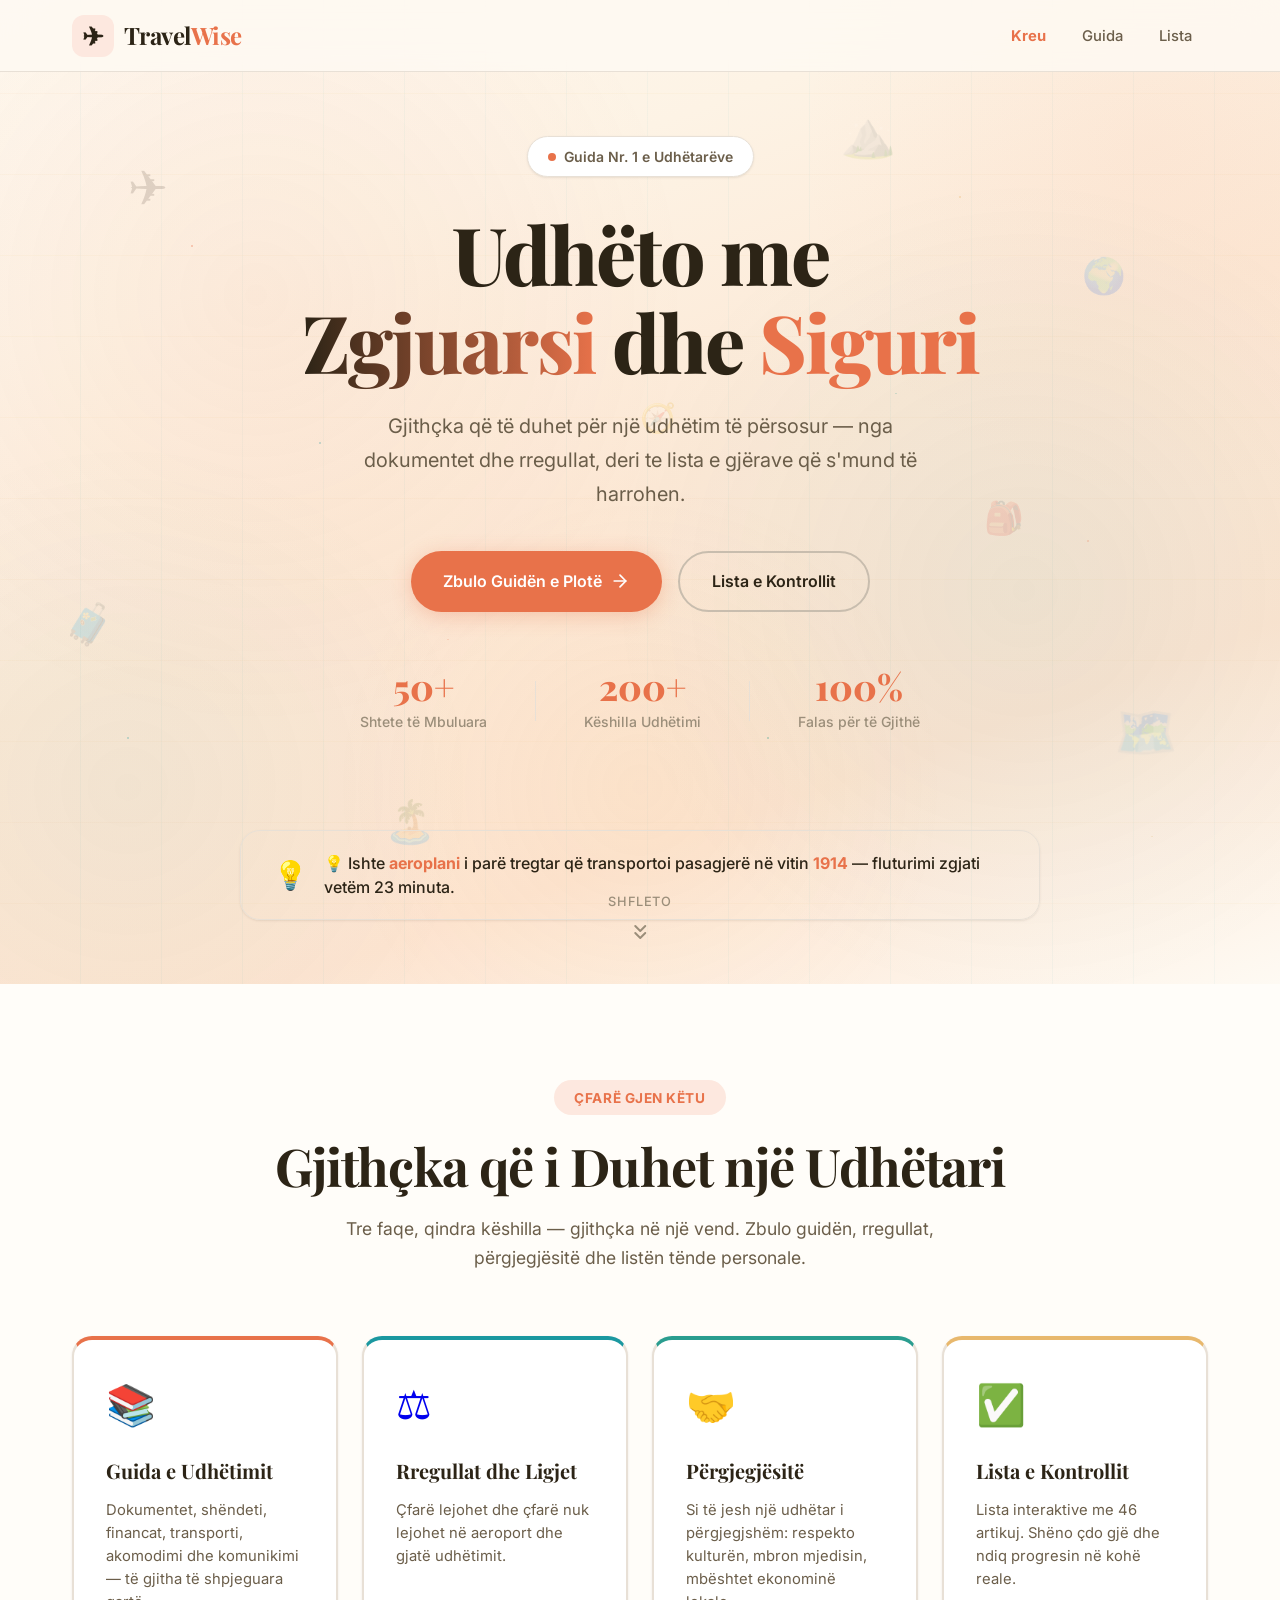
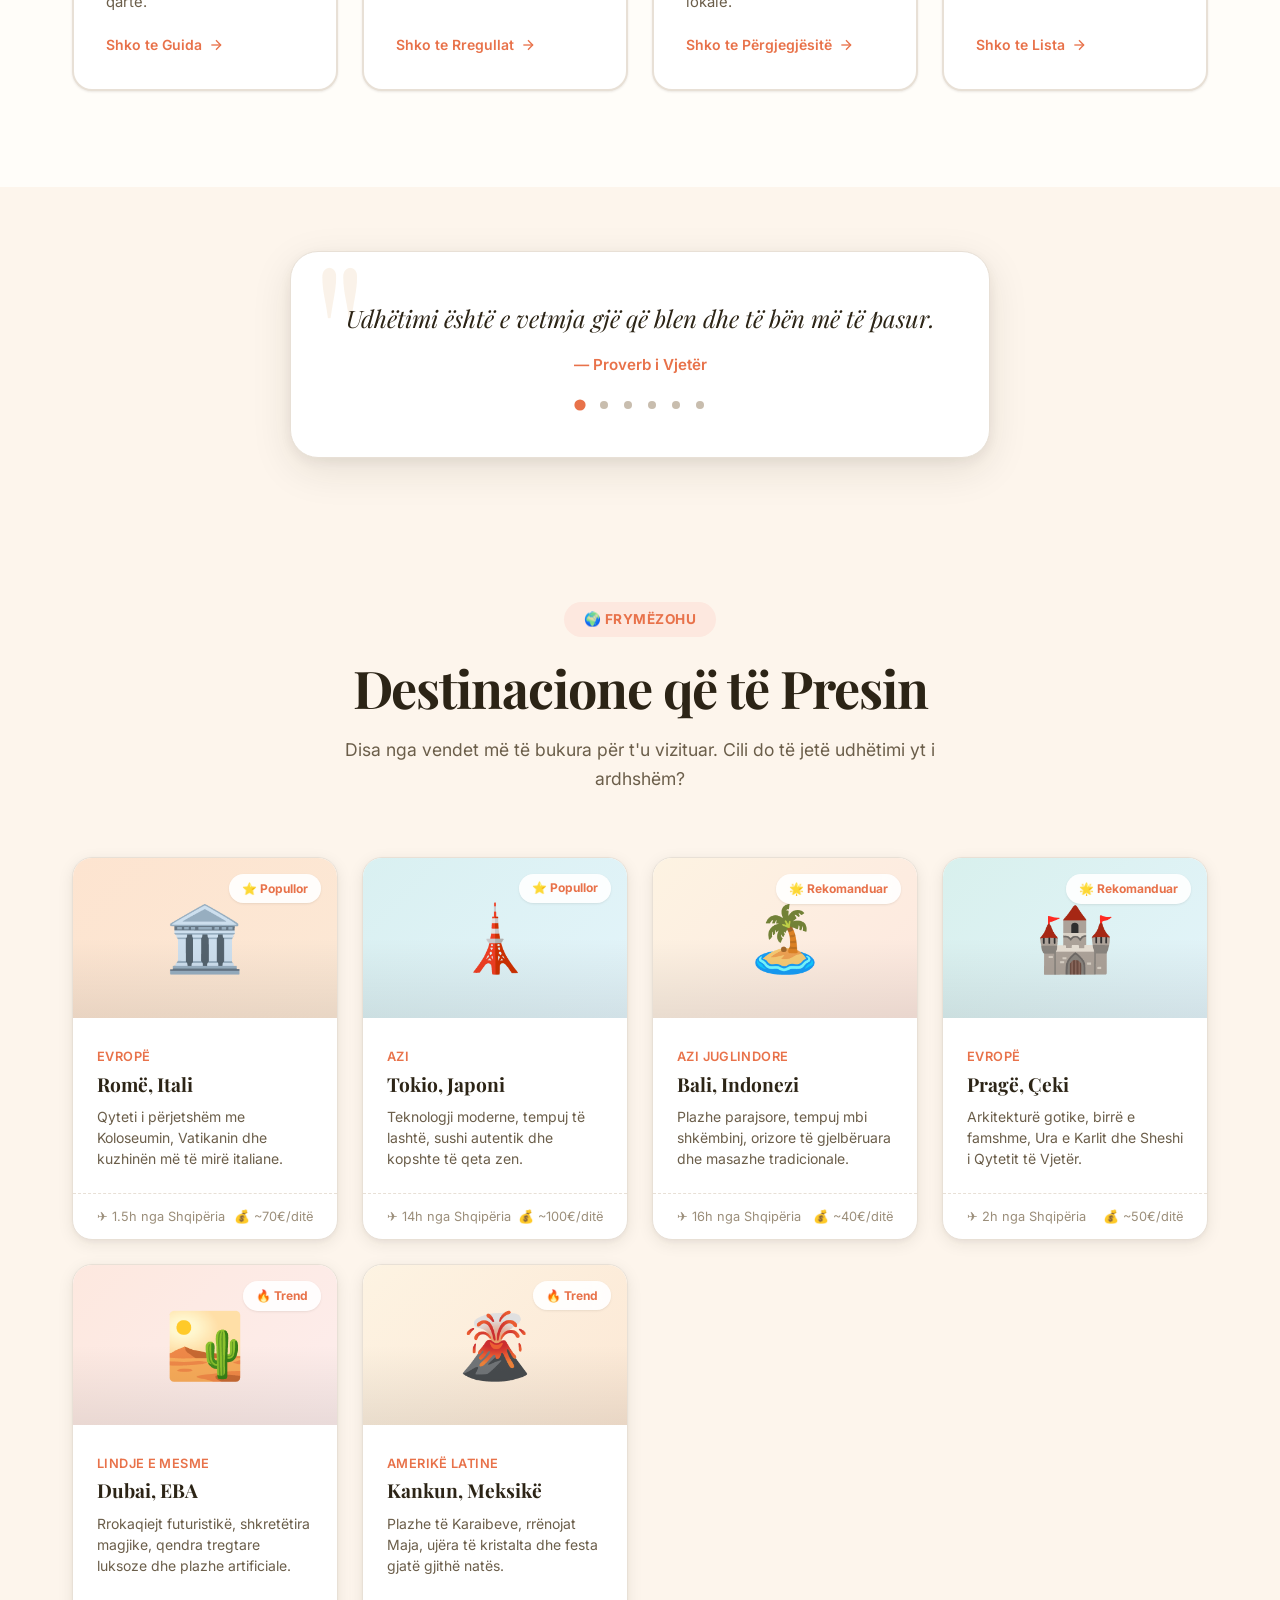
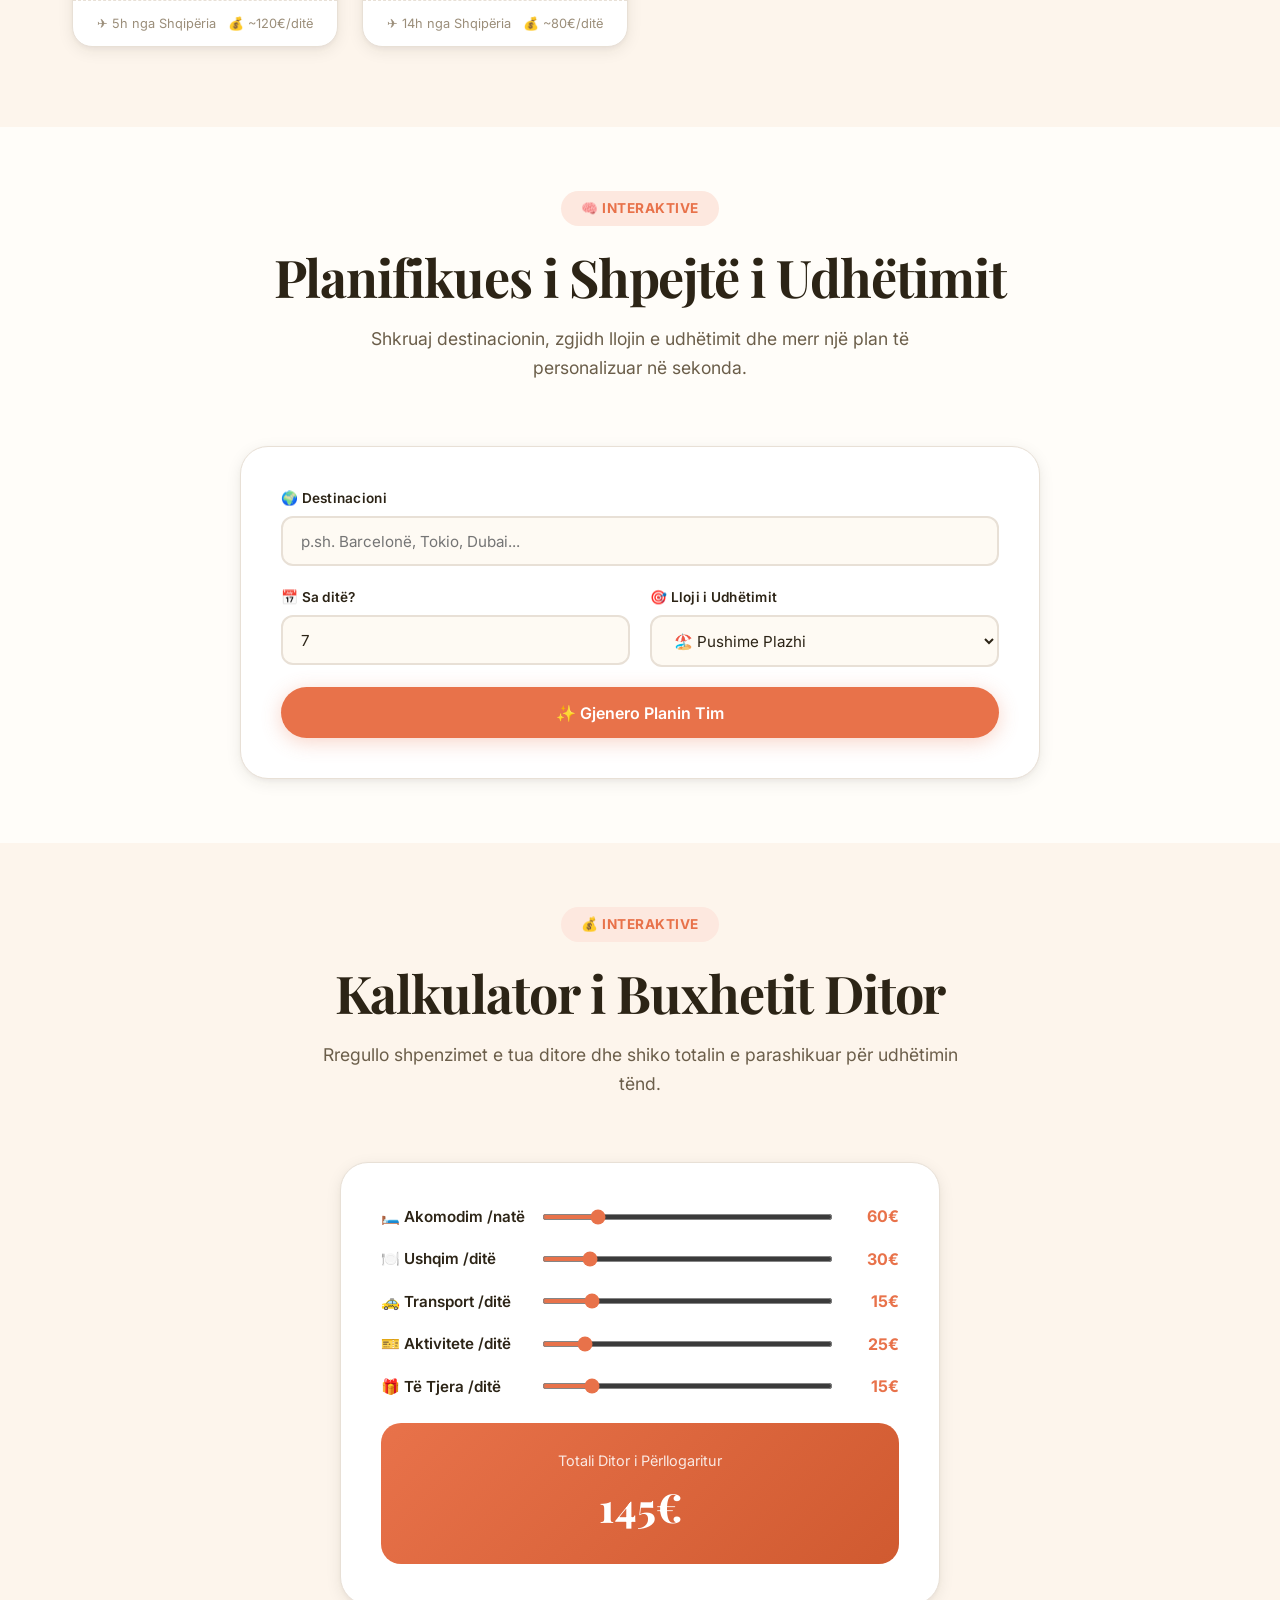
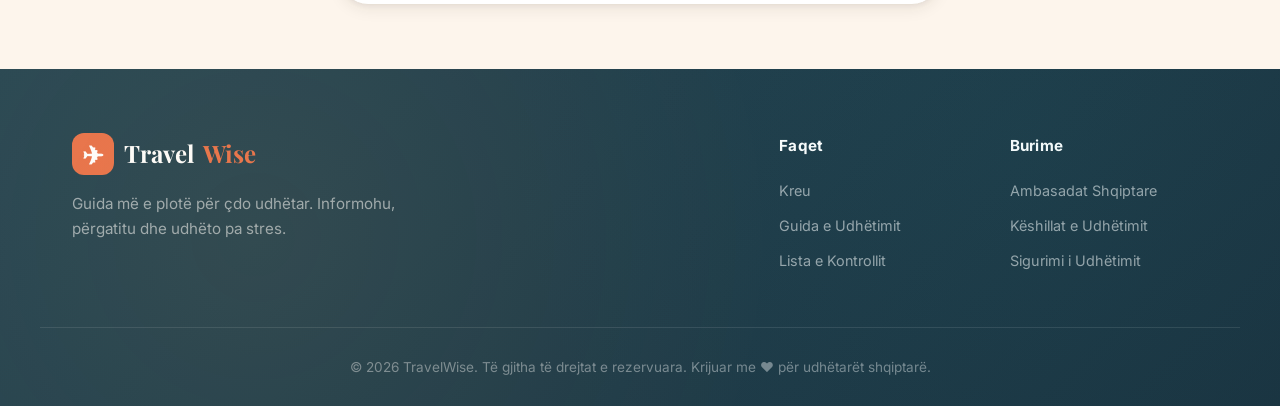
<file: index.html>
<!DOCTYPE html>
<html lang="sq">
<head>
    <meta charset="UTF-8">
    <meta name="viewport" content="width=device-width, initial-scale=1.0">
    <title>TravelWise — Udhëto me Zgjuarsi</title>
    <link rel="preconnect" href="https://fonts.googleapis.com">
    <link rel="preconnect" href="https://fonts.gstatic.com" crossorigin>
    <link href="https://fonts.googleapis.com/css2?family=Inter:wght@300;400;500;600;700;800;900&family=Playfair+Display:ital,wght@0,400;0,500;0,600;0,700;0,800;1,400;1,500&display=swap" rel="stylesheet">
    <link rel="stylesheet" href="assets/css/style.css">
</head>
<body>

    <!-- Navigimi -->
    <nav class="navbar" id="navbar">
        <div class="nav-container">
            <a href="index.html" class="nav-logo">
                <span class="logo-icon">✈</span>
                <span class="logo-text">Travel<span class="logo-accent">Wise</span></span>
            </a>
            <ul class="nav-links">
                <li><a href="index.html" class="nav-link active">Kreu</a></li>
                <li><a href="udhetimi.html" class="nav-link">Guida</a></li>
                <li><a href="lista.html" class="nav-link">Lista</a></li>
            </ul>
            <button class="nav-toggle" id="navToggle" aria-label="Menu">
                <span></span><span></span><span></span>
            </button>
        </div>
    </nav>

    <!-- ===== HERO ===== -->
    <section class="hero-section">
        <div class="floating-particles" id="floatingParticles"></div>
        <div class="hero-bg-pattern"></div>
        <div class="container hero-content">
            <div class="hero-badge">
                <span class="badge-dot"></span> Guida Nr. 1 e Udhëtarëve
            </div>
            <h1 class="hero-title">
                Udhëto me<br>
                <span class="shimmer-text">Zgjuarsi</span> dhe <span class="hero-title-accent">Siguri</span>
            </h1>
            <p class="hero-subtitle">
                Gjithçka që të duhet për një udhëtim të përsosur — 
                nga dokumentet dhe rregullat, deri te lista e gjërave që s'mund të harrohen.
            </p>
            <div class="hero-actions">
                <a href="udhetimi.html" class="btn btn-primary">
                    Zbulo Guidën e Plotë
                    <svg width="20" height="20" viewBox="0 0 24 24" fill="none" stroke="currentColor" stroke-width="2" stroke-linecap="round" stroke-linejoin="round"><line x1="5" y1="12" x2="19" y2="12"/><polyline points="12 5 19 12 12 19"/></svg>
                </a>
                <a href="lista.html" class="btn btn-outline">
                    Lista e Kontrollit
                </a>
            </div>
            <div class="hero-stats">
                <div class="stat-item">
                    <span class="stat-number">50+</span>
                    <span class="stat-label">Shtete të Mbuluara</span>
                </div>
                <div class="stat-divider"></div>
                <div class="stat-item">
                    <span class="stat-number">200+</span>
                    <span class="stat-label">Këshilla Udhëtimi</span>
                </div>
                <div class="stat-divider"></div>
                <div class="stat-item">
                    <span class="stat-number">100%</span>
                    <span class="stat-label">Falas për të Gjithë</span>
                </div>
            </div>
        </div>

        <!-- "A e dini se?" Ticker -->
        <div class="container" style="position: relative; z-index: 2; padding-bottom: 2rem;">
            <div class="did-you-know">
                <span class="dyk-icon">💡</span>
                <span class="dyk-text" id="dykText"></span>
            </div>
        </div>

        <div class="scroll-indicator">
            <span>Shfleto</span>
            <svg width="24" height="24" viewBox="0 0 24 24" fill="none" stroke="currentColor" stroke-width="2" stroke-linecap="round" stroke-linejoin="round"><polyline points="7 13 12 18 17 13"/><polyline points="7 6 12 11 17 6"/></svg>
        </div>
    </section>

    <!-- ===== PËRMBLEDHJE E SHPEJTË ===== -->
    <section class="overview-section">
        <div class="container">
            <div class="section-header">
                <span class="section-tag">Çfarë Gjen Këtu</span>
                <h2 class="section-title">Gjithçka që i Duhet një Udhëtari</h2>
                <p class="section-desc">
                    Tre faqe, qindra këshilla — gjithçka në një vend. Zbulo guidën, rregullat, përgjegjësitë dhe listën tënde personale.
                </p>
            </div>

            <div class="overview-grid">
                <a href="udhetimi.html" class="overview-card glow-on-hover tilt-card">
                    <div class="ov-icon">📚</div>
                    <h3>Guida e Udhëtimit</h3>
                    <p>Dokumentet, shëndeti, financat, transporti, akomodimi dhe komunikimi — të gjitha të shpjeguara qartë.</p>
                    <span class="ov-link">Shko te Guida <svg width="16" height="16" viewBox="0 0 24 24" fill="none" stroke="currentColor" stroke-width="2"><line x1="5" y1="12" x2="19" y2="12"/><polyline points="12 5 19 12 12 19"/></svg></span>
                </a>
                <a href="udhetimi.html#rregullat" class="overview-card glow-on-hover tilt-card">
                    <div class="ov-icon">⚖️</div>
                    <h3>Rregullat dhe Ligjet</h3>
                    <p>Çfarë lejohet dhe çfarë nuk lejohet në aeroport dhe gjatë udhëtimit.</p>
                    <span class="ov-link">Shko te Rregullat <svg width="16" height="16" viewBox="0 0 24 24" fill="none" stroke="currentColor" stroke-width="2"><line x1="5" y1="12" x2="19" y2="12"/><polyline points="12 5 19 12 12 19"/></svg></span>
                </a>
                <a href="udhetimi.html#pergjegjesite" class="overview-card glow-on-hover tilt-card">
                    <div class="ov-icon">🤝</div>
                    <h3>Përgjegjësitë</h3>
                    <p>Si të jesh një udhëtar i përgjegjshëm: respekto kulturën, mbron mjedisin, mbështet ekonominë lokale.</p>
                    <span class="ov-link">Shko te Përgjegjësitë <svg width="16" height="16" viewBox="0 0 24 24" fill="none" stroke="currentColor" stroke-width="2"><line x1="5" y1="12" x2="19" y2="12"/><polyline points="12 5 19 12 12 19"/></svg></span>
                </a>
                <a href="lista.html" class="overview-card glow-on-hover tilt-card">
                    <div class="ov-icon">✅</div>
                    <h3>Lista e Kontrollit</h3>
                    <p>Lista interaktive me 46 artikuj. Shëno çdo gjë dhe ndiq progresin në kohë reale.</p>
                    <span class="ov-link">Shko te Lista <svg width="16" height="16" viewBox="0 0 24 24" fill="none" stroke="currentColor" stroke-width="2"><line x1="5" y1="12" x2="19" y2="12"/><polyline points="12 5 19 12 12 19"/></svg></span>
                </a>
            </div>
        </div>
    </section>

    <!-- ===== CITATE UDHËTIMI ===== -->
    <section class="quotes-section">
        <div class="container">
            <div class="quote-card">
                <p class="quote-text" id="quoteText"></p>
                <p class="quote-author" id="quoteAuthor"></p>
                <div class="quote-nav" id="quoteDots">
                    <button class="quote-dot active" data-index="0"></button>
                    <button class="quote-dot" data-index="1"></button>
                    <button class="quote-dot" data-index="2"></button>
                    <button class="quote-dot" data-index="3"></button>
                    <button class="quote-dot" data-index="4"></button>
                    <button class="quote-dot" data-index="5"></button>
                </div>
            </div>
        </div>
    </section>

    <!-- ===== DESTINACIONE TË FRYMËZUARA ===== -->
    <section class="destinations-section" id="destinacione">
        <div class="container">
            <div class="section-header">
                <span class="section-tag">🌍 Frymëzohu</span>
                <h2 class="section-title">Destinacione që të Presin</h2>
                <p class="section-desc">
                    Disa nga vendet më të bukura për t'u vizituar. Cili do të jetë udhëtimi yt i ardhshëm?
                </p>
            </div>
            <div class="destinations-grid">
                <div class="dest-card">
                    <div class="dest-card-img">🏛️<span class="dest-card-badge">⭐ Popullor</span></div>
                    <div class="dest-card-body">
                        <span class="dest-region">Evropë</span>
                        <h3>Romë, Itali</h3>
                        <p>Qyteti i përjetshëm me Koloseumin, Vatikanin dhe kuzhinën më të mirë italiane.</p>
                    </div>
                    <div class="dest-card-footer">
                        <span>✈ 1.5h nga Shqipëria</span>
                        <span>💰 ~70€/ditë</span>
                    </div>
                </div>
                <div class="dest-card">
                    <div class="dest-card-img">🗼<span class="dest-card-badge">⭐ Popullor</span></div>
                    <div class="dest-card-body">
                        <span class="dest-region">Azi</span>
                        <h3>Tokio, Japoni</h3>
                        <p>Teknologji moderne, tempuj të lashtë, sushi autentik dhe kopshte të qeta zen.</p>
                    </div>
                    <div class="dest-card-footer">
                        <span>✈ 14h nga Shqipëria</span>
                        <span>💰 ~100€/ditë</span>
                    </div>
                </div>
                <div class="dest-card">
                    <div class="dest-card-img">🏝️<span class="dest-card-badge">🌟 Rekomanduar</span></div>
                    <div class="dest-card-body">
                        <span class="dest-region">Azi Juglindore</span>
                        <h3>Bali, Indonezi</h3>
                        <p>Plazhe parajsore, tempuj mbi shkëmbinj, orizore të gjelbëruara dhe masazhe tradicionale.</p>
                    </div>
                    <div class="dest-card-footer">
                        <span>✈ 16h nga Shqipëria</span>
                        <span>💰 ~40€/ditë</span>
                    </div>
                </div>
                <div class="dest-card">
                    <div class="dest-card-img">🏰<span class="dest-card-badge">🌟 Rekomanduar</span></div>
                    <div class="dest-card-body">
                        <span class="dest-region">Evropë</span>
                        <h3>Pragë, Çeki</h3>
                        <p>Arkitekturë gotike, birrë e famshme, Ura e Karlit dhe Sheshi i Qytetit të Vjetër.</p>
                    </div>
                    <div class="dest-card-footer">
                        <span>✈ 2h nga Shqipëria</span>
                        <span>💰 ~50€/ditë</span>
                    </div>
                </div>
                <div class="dest-card">
                    <div class="dest-card-img">🏜️<span class="dest-card-badge">🔥 Trend</span></div>
                    <div class="dest-card-body">
                        <span class="dest-region">Lindje e Mesme</span>
                        <h3>Dubai, EBA</h3>
                        <p>Rrokaqiejt futuristikë, shkretëtira magjike, qendra tregtare luksoze dhe plazhe artificiale.</p>
                    </div>
                    <div class="dest-card-footer">
                        <span>✈ 5h nga Shqipëria</span>
                        <span>💰 ~120€/ditë</span>
                    </div>
                </div>
                <div class="dest-card">
                    <div class="dest-card-img">🌋<span class="dest-card-badge">🔥 Trend</span></div>
                    <div class="dest-card-body">
                        <span class="dest-region">Amerikë Latine</span>
                        <h3>Kankun, Meksikë</h3>
                        <p>Plazhe të Karaibeve, rrënojat Maja, ujëra të kristalta dhe festa gjatë gjithë natës.</p>
                    </div>
                    <div class="dest-card-footer">
                        <span>✈ 14h nga Shqipëria</span>
                        <span>💰 ~80€/ditë</span>
                    </div>
                </div>
            </div>
        </div>
    </section>

    <!-- ===== PLANIFIKUES I SHPEJTË ===== -->
    <section class="planner-section" id="planner">
        <div class="container">
            <div class="section-header">
                <span class="section-tag">🧠 Interaktive</span>
                <h2 class="section-title">Planifikues i Shpejtë i Udhëtimit</h2>
                <p class="section-desc">
                    Shkruaj destinacionin, zgjidh llojin e udhëtimit dhe merr një plan të personalizuar në sekonda.
                </p>
            </div>
            <div class="planner-card">
                <form class="planner-form" id="plannerForm">
                    <div class="form-group full-width">
                        <label>🌍 Destinacioni</label>
                        <input type="text" class="form-input" id="destInput" placeholder="p.sh. Barcelonë, Tokio, Dubai..." required>
                    </div>
                    <div class="form-group">
                        <label>📅 Sa ditë?</label>
                        <input type="number" class="form-input" id="daysInput" value="7" min="1" max="90" required>
                    </div>
                    <div class="form-group">
                        <label>🎯 Lloji i Udhëtimit</label>
                        <select class="form-select" id="typeSelect">
                            <option value="plesant">🏖️ Pushime Plazhi</option>
                            <option value="aventur">🏔️ Aventurë & Natyrë</option>
                            <option value="ekonomik">💰 Ekonomik (Backpacker)</option>
                            <option value="mesatar">🏨 Mesatar (Comfort)</option>
                            <option value="luksoz">👑 Luksoz (Premium)</option>
                        </select>
                    </div>
                    <div class="form-group full-width">
                        <button type="submit" class="btn btn-primary btn-ripple" style="width: 100%; justify-content: center;">
                            ✨ Gjenero Planin Tim
                        </button>
                    </div>
                </form>
                <div class="planner-result" id="plannerResult">
                    <h4>🧳 Plani yt për <strong id="rDest"></strong></h4>
                    <div class="result-grid">
                        <div class="result-item">
                            <span class="r-value" id="rBudget">—</span>
                            <span class="r-label">Buxheti i Përllogaritur</span>
                        </div>
                        <div class="result-item">
                            <span class="r-value" id="rDays">—</span>
                            <span class="r-label">Kohëzgjatja</span>
                        </div>
                        <div class="result-item">
                            <span class="r-value" id="rVisa">—</span>
                            <span class="r-label">Viza</span>
                        </div>
                        <div class="result-item">
                            <span class="r-value" id="rClothes">—</span>
                            <span class="r-label">Veshje e Rekomanduar</span>
                        </div>
                    </div>
                </div>
            </div>
        </div>
    </section>

    <!-- ===== KALKULATOR BUXHETI ===== -->
    <section class="calculator-section" id="calculator">
        <div class="container">
            <div class="section-header">
                <span class="section-tag">💰 Interaktive</span>
                <h2 class="section-title">Kalkulator i Buxhetit Ditor</h2>
                <p class="section-desc">
                    Rregullo shpenzimet e tua ditore dhe shiko totalin e parashikuar për udhëtimin tënd.
                </p>
            </div>
            <div class="calc-card">
                <div class="calc-row">
                    <label>🛏️ Akomodim /natë</label>
                    <input type="range" class="calc-slider" min="10" max="300" value="60" step="5" data-display="calcAccom">
                    <span class="calc-value" id="calcAccom">60€</span>
                </div>
                <div class="calc-row">
                    <label>🍽️ Ushqim /ditë</label>
                    <input type="range" class="calc-slider" min="10" max="150" value="30" step="5" data-display="calcFood">
                    <span class="calc-value" id="calcFood">30€</span>
                </div>
                <div class="calc-row">
                    <label>🚕 Transport /ditë</label>
                    <input type="range" class="calc-slider" min="0" max="100" value="15" step="5" data-display="calcTrans">
                    <span class="calc-value" id="calcTrans">15€</span>
                </div>
                <div class="calc-row">
                    <label>🎫 Aktivitete /ditë</label>
                    <input type="range" class="calc-slider" min="0" max="200" value="25" step="5" data-display="calcActiv">
                    <span class="calc-value" id="calcActiv">25€</span>
                </div>
                <div class="calc-row">
                    <label>🎁 Të Tjera /ditë</label>
                    <input type="range" class="calc-slider" min="0" max="100" value="15" step="5" data-display="calcOther">
                    <span class="calc-value" id="calcOther">15€</span>
                </div>
                <div class="calc-total">
                    <span class="total-label">Totali Ditor i Përllogaritur</span>
                    <span class="total-amount" id="calcTotal">145€</span>
                </div>
            </div>
        </div>
    </section>

    <!-- ===== FOOTER ===== -->
    <footer class="site-footer">
        <div class="container footer-container">
            <div class="footer-brand">
                <a href="index.html" class="footer-logo">
                    <span class="logo-icon">✈</span>
                    Travel<span class="logo-accent">Wise</span>
                </a>
                <p>Guida më e plotë për çdo udhëtar. Informohu, përgatitu dhe udhëto pa stres.</p>
            </div>
            <div class="footer-links">
                <div class="footer-col">
                    <h4>Faqet</h4>
                    <a href="index.html">Kreu</a>
                    <a href="udhetimi.html">Guida e Udhëtimit</a>
                    <a href="lista.html">Lista e Kontrollit</a>
                </div>
                <div class="footer-col">
                    <h4>Burime</h4>
                    <a href="#" target="_blank" rel="noopener">Ambasadat Shqiptare</a>
                    <a href="#" target="_blank" rel="noopener">Këshillat e Udhëtimit</a>
                    <a href="#" target="_blank" rel="noopener">Sigurimi i Udhëtimit</a>
                </div>
            </div>
        </div>
        <div class="footer-bottom">
            <p>&copy; 2026 TravelWise. Të gjitha të drejtat e rezervuara. Krijuar me ❤️ për udhëtarët shqiptarë.</p>
        </div>
    </footer>

    <script src="assets/js/main.js"></script>
</body>
</html>
</file>
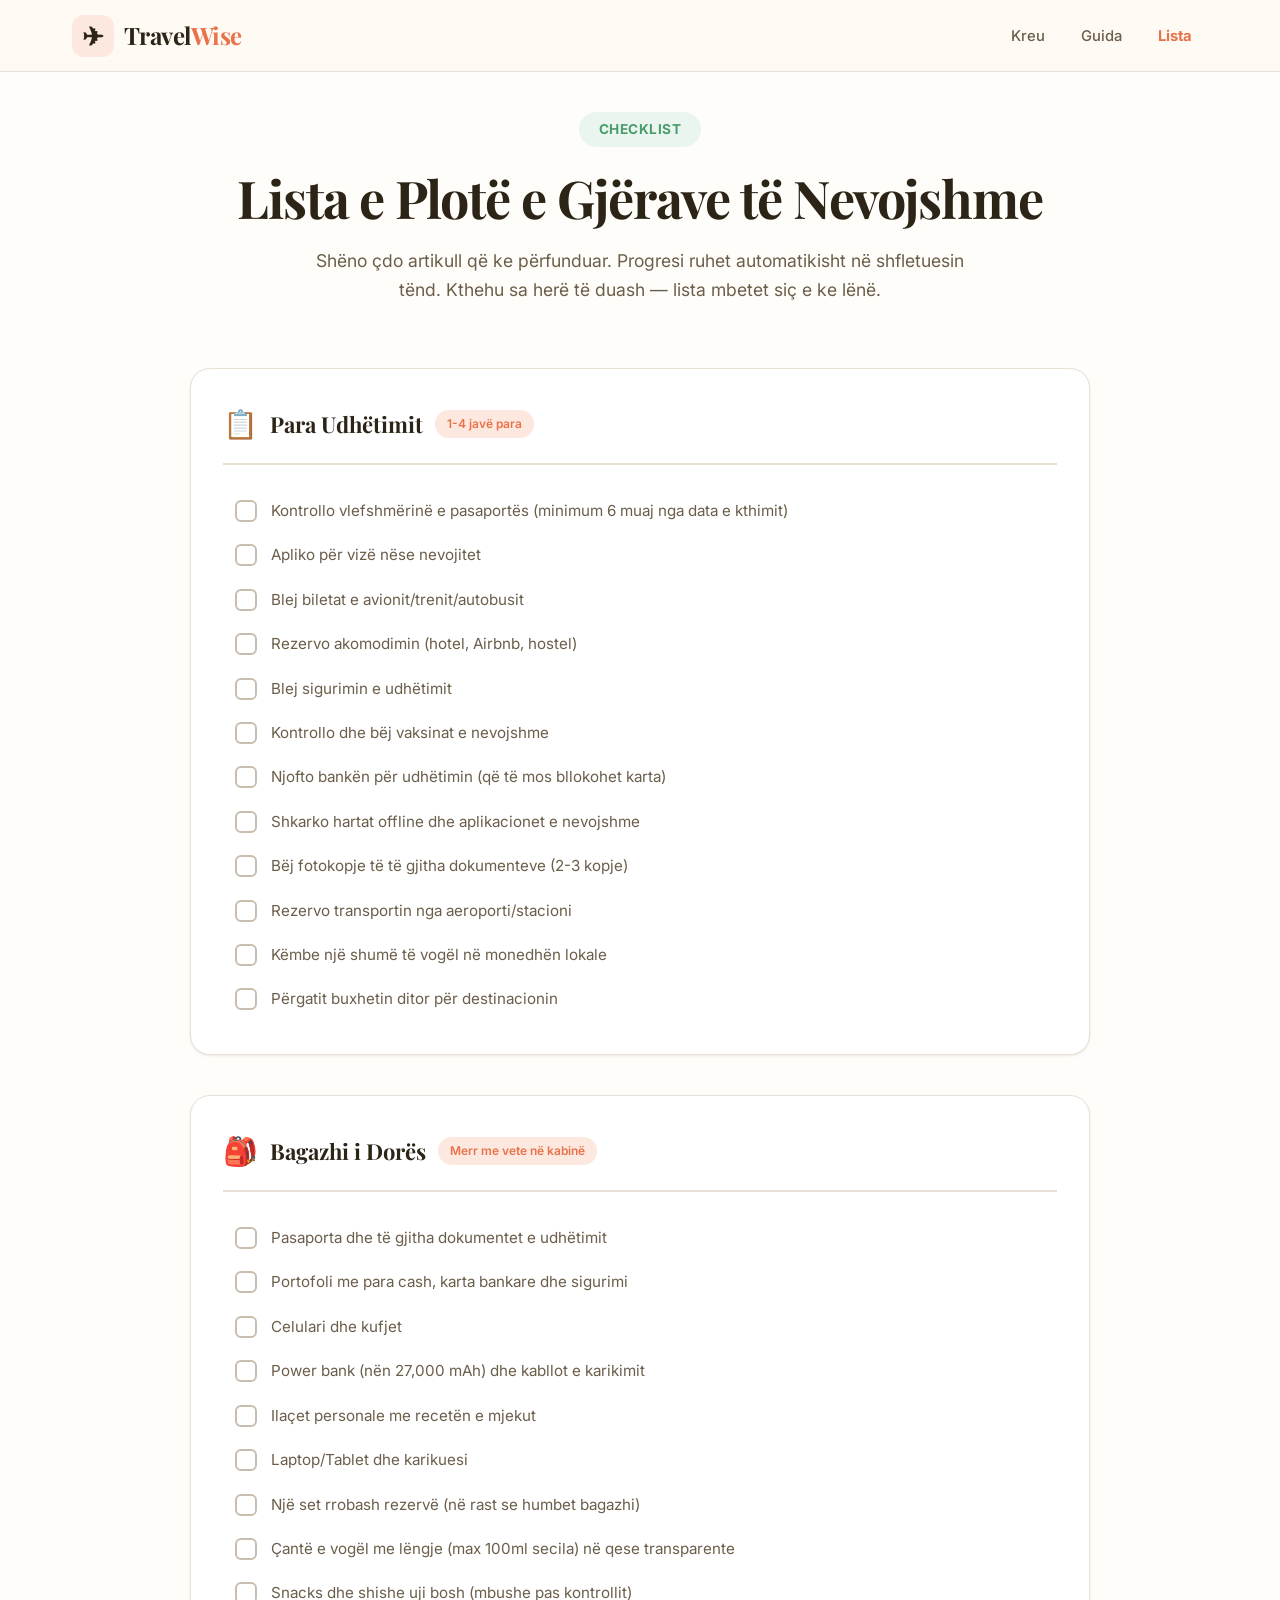
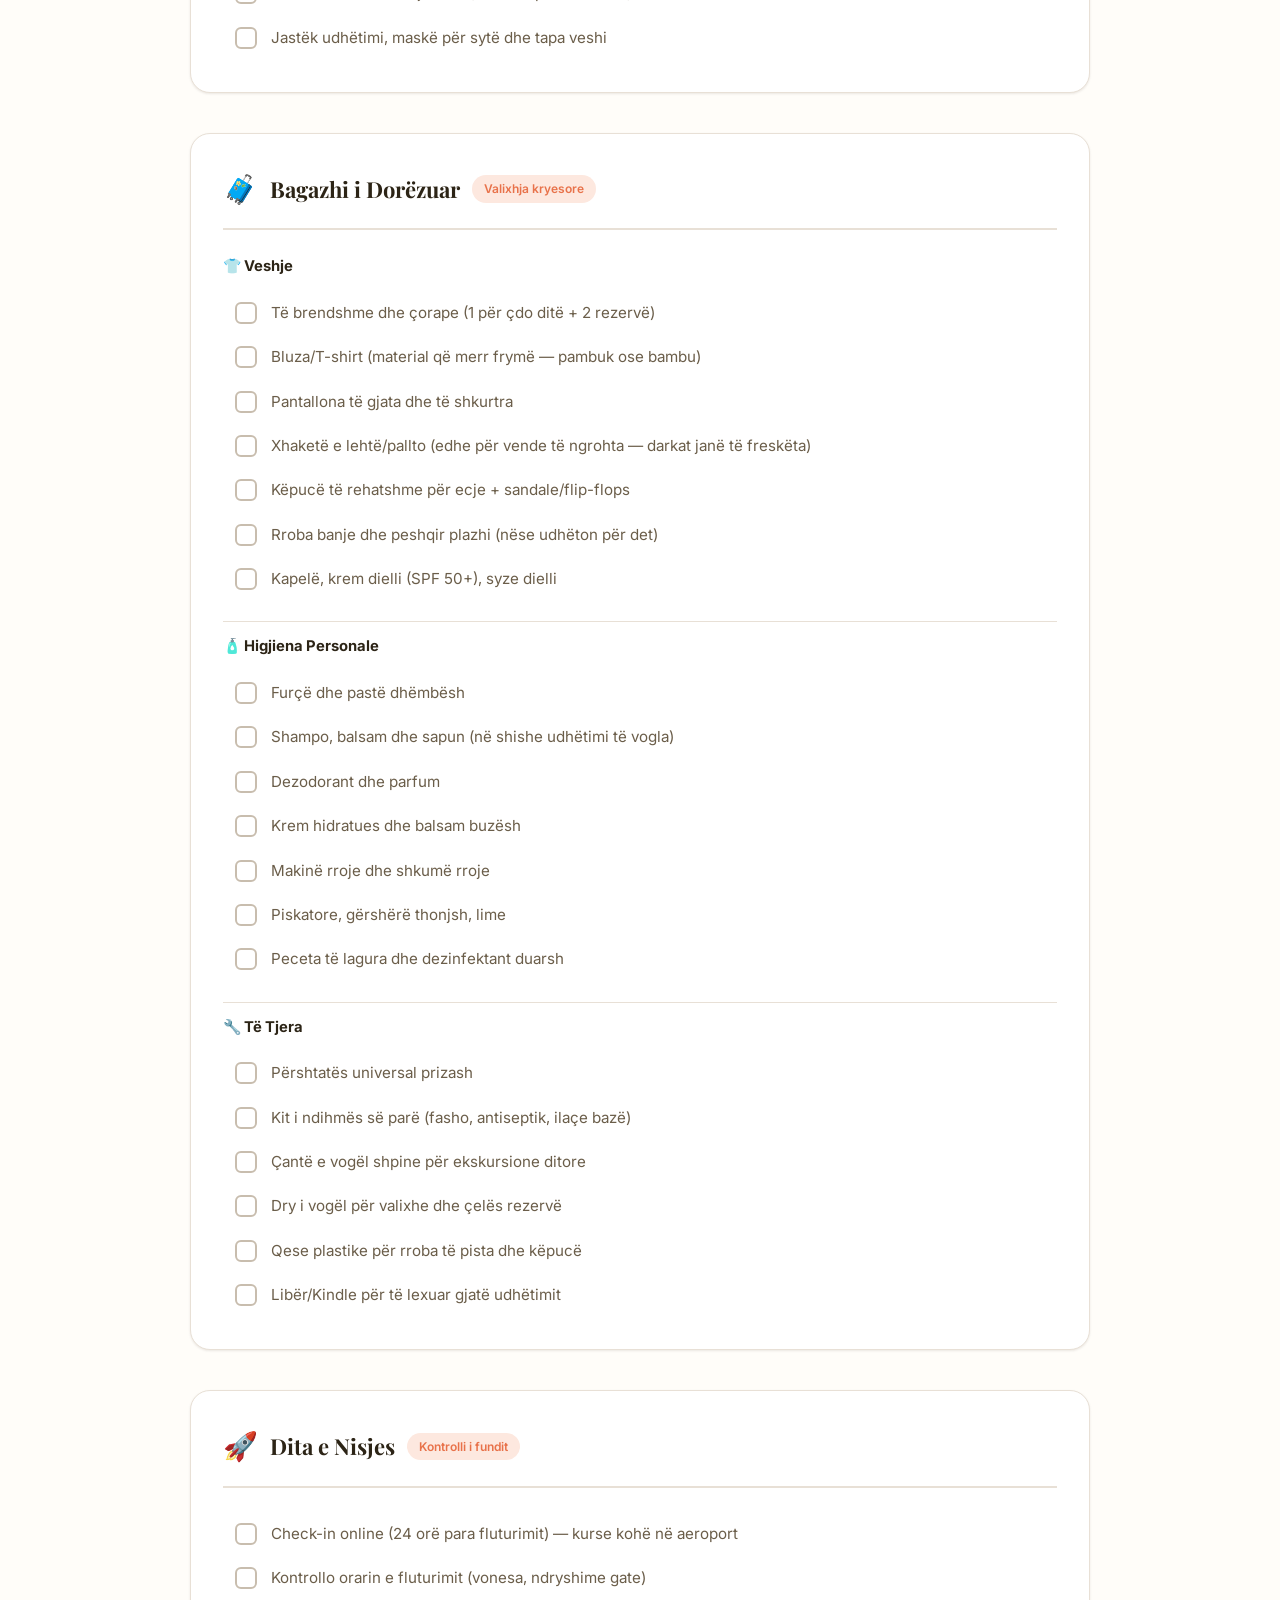
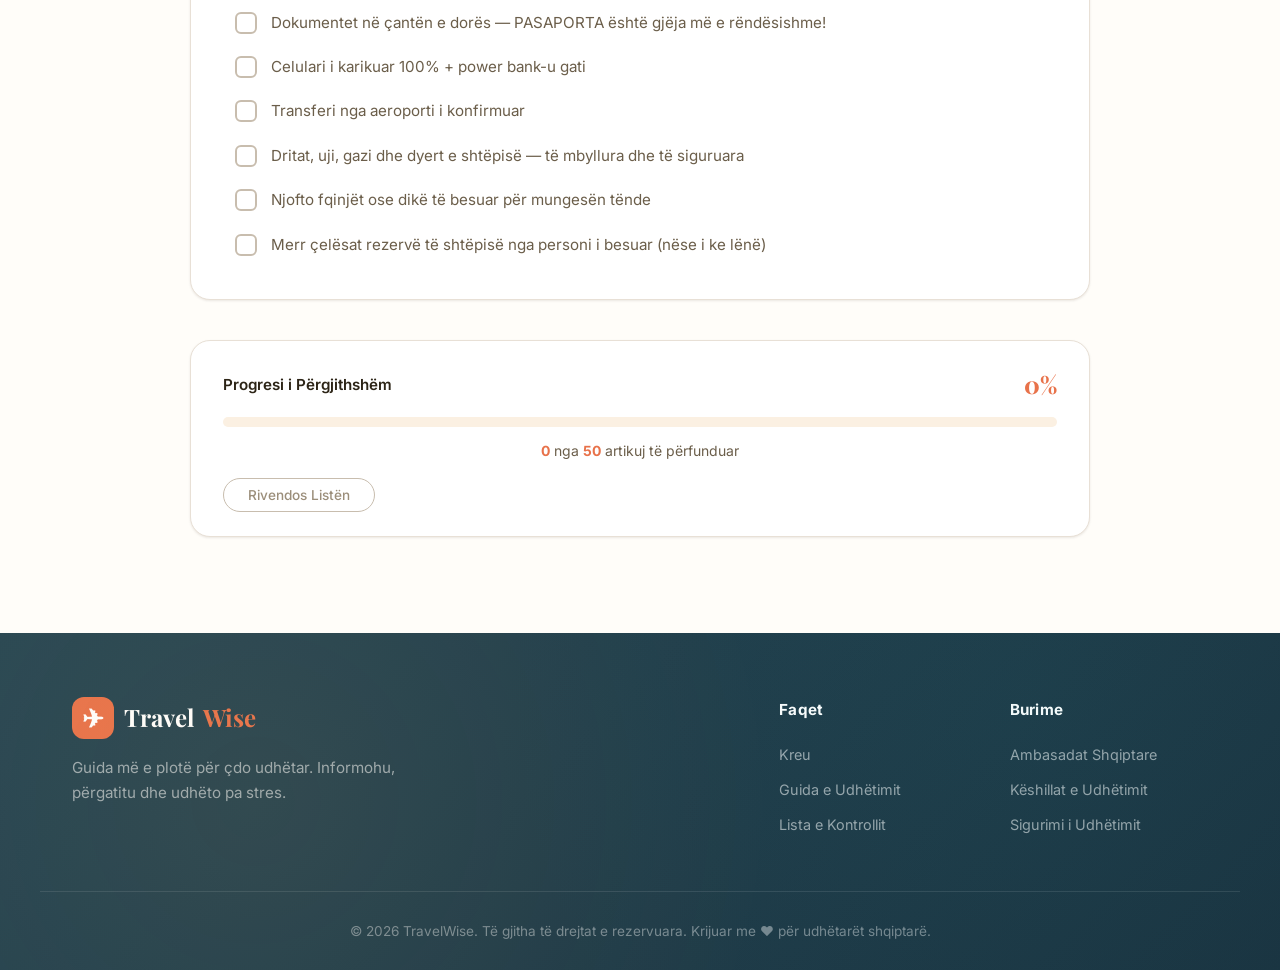
<file: lista.html>
<!DOCTYPE html>
<html lang="sq">
<head>
    <meta charset="UTF-8">
    <meta name="viewport" content="width=device-width, initial-scale=1.0">
    <title>Lista e Kontrollit — TravelWise</title>
    <link rel="preconnect" href="https://fonts.googleapis.com">
    <link rel="preconnect" href="https://fonts.gstatic.com" crossorigin>
    <link href="https://fonts.googleapis.com/css2?family=Inter:wght@300;400;500;600;700;800;900&family=Playfair+Display:ital,wght@0,400;0,500;0,600;0,700;0,800;1,400;1,500&display=swap" rel="stylesheet">
    <link rel="stylesheet" href="assets/css/style.css">
</head>
<body>

    <!-- Navigimi -->
    <nav class="navbar" id="navbar">
        <div class="nav-container">
            <a href="index.html" class="nav-logo">
                <span class="logo-icon">✈</span>
                <span class="logo-text">Travel<span class="logo-accent">Wise</span></span>
            </a>
            <ul class="nav-links">
                <li><a href="index.html" class="nav-link">Kreu</a></li>
                <li><a href="udhetimi.html" class="nav-link">Guida</a></li>
                <li><a href="lista.html" class="nav-link active">Lista</a></li>
            </ul>
            <button class="nav-toggle" id="navToggle" aria-label="Menu">
                <span></span><span></span><span></span>
            </button>
        </div>
    </nav>

    <!-- ===== LISTA E KONTROLLIT ===== -->
    <section class="checklist-section">
        <div class="container">
            <div class="section-header">
                <span class="section-tag section-tag-checklist">Checklist</span>
                <h2 class="section-title">Lista e Plotë e Gjërave të Nevojshme</h2>
                <p class="section-desc">
                    Shëno çdo artikull që ke përfunduar. Progresi ruhet automatikisht në shfletuesin tënd.
                    Kthehu sa herë të duash — lista mbetet siç e ke lënë.
                </p>
            </div>

            <div class="checklist-container">
                <!-- 1. Para Udhëtimit -->
                <div class="checklist-category">
                    <div class="checklist-cat-header">
                        <span class="cat-icon">📋</span>
                        <h3>Para Udhëtimit <span class="cat-badge">1-4 javë para</span></h3>
                    </div>
                    <div class="checklist-items" id="checklist-before">
                        <label class="checklist-item">
                            <input type="checkbox" class="check-input">
                            <span class="check-custom"></span>
                            <span class="check-text">Kontrollo vlefshmërinë e pasaportës (minimum 6 muaj nga data e kthimit)</span>
                        </label>
                        <label class="checklist-item">
                            <input type="checkbox" class="check-input">
                            <span class="check-custom"></span>
                            <span class="check-text">Apliko për vizë nëse nevojitet</span>
                        </label>
                        <label class="checklist-item">
                            <input type="checkbox" class="check-input">
                            <span class="check-custom"></span>
                            <span class="check-text">Blej biletat e avionit/trenit/autobusit</span>
                        </label>
                        <label class="checklist-item">
                            <input type="checkbox" class="check-input">
                            <span class="check-custom"></span>
                            <span class="check-text">Rezervo akomodimin (hotel, Airbnb, hostel)</span>
                        </label>
                        <label class="checklist-item">
                            <input type="checkbox" class="check-input">
                            <span class="check-custom"></span>
                            <span class="check-text">Blej sigurimin e udhëtimit</span>
                        </label>
                        <label class="checklist-item">
                            <input type="checkbox" class="check-input">
                            <span class="check-custom"></span>
                            <span class="check-text">Kontrollo dhe bëj vaksinat e nevojshme</span>
                        </label>
                        <label class="checklist-item">
                            <input type="checkbox" class="check-input">
                            <span class="check-custom"></span>
                            <span class="check-text">Njofto bankën për udhëtimin (që të mos bllokohet karta)</span>
                        </label>
                        <label class="checklist-item">
                            <input type="checkbox" class="check-input">
                            <span class="check-custom"></span>
                            <span class="check-text">Shkarko hartat offline dhe aplikacionet e nevojshme</span>
                        </label>
                        <label class="checklist-item">
                            <input type="checkbox" class="check-input">
                            <span class="check-custom"></span>
                            <span class="check-text">Bëj fotokopje të të gjitha dokumenteve (2-3 kopje)</span>
                        </label>
                        <label class="checklist-item">
                            <input type="checkbox" class="check-input">
                            <span class="check-custom"></span>
                            <span class="check-text">Rezervo transportin nga aeroporti/stacioni</span>
                        </label>
                        <label class="checklist-item">
                            <input type="checkbox" class="check-input">
                            <span class="check-custom"></span>
                            <span class="check-text">Këmbe një shumë të vogël në monedhën lokale</span>
                        </label>
                        <label class="checklist-item">
                            <input type="checkbox" class="check-input">
                            <span class="check-custom"></span>
                            <span class="check-text">Përgatit buxhetin ditor për destinacionin</span>
                        </label>
                    </div>
                </div>

                <!-- 2. Bagazhi i Dorës -->
                <div class="checklist-category">
                    <div class="checklist-cat-header">
                        <span class="cat-icon">🎒</span>
                        <h3>Bagazhi i Dorës <span class="cat-badge">Merr me vete në kabinë</span></h3>
                    </div>
                    <div class="checklist-items" id="checklist-carryon">
                        <label class="checklist-item">
                            <input type="checkbox" class="check-input">
                            <span class="check-custom"></span>
                            <span class="check-text">Pasaporta dhe të gjitha dokumentet e udhëtimit</span>
                        </label>
                        <label class="checklist-item">
                            <input type="checkbox" class="check-input">
                            <span class="check-custom"></span>
                            <span class="check-text">Portofoli me para cash, karta bankare dhe sigurimi</span>
                        </label>
                        <label class="checklist-item">
                            <input type="checkbox" class="check-input">
                            <span class="check-custom"></span>
                            <span class="check-text">Celulari dhe kufjet</span>
                        </label>
                        <label class="checklist-item">
                            <input type="checkbox" class="check-input">
                            <span class="check-custom"></span>
                            <span class="check-text">Power bank (nën 27,000 mAh) dhe kabllot e karikimit</span>
                        </label>
                        <label class="checklist-item">
                            <input type="checkbox" class="check-input">
                            <span class="check-custom"></span>
                            <span class="check-text">Ilaçet personale me recetën e mjekut</span>
                        </label>
                        <label class="checklist-item">
                            <input type="checkbox" class="check-input">
                            <span class="check-custom"></span>
                            <span class="check-text">Laptop/Tablet dhe karikuesi</span>
                        </label>
                        <label class="checklist-item">
                            <input type="checkbox" class="check-input">
                            <span class="check-custom"></span>
                            <span class="check-text">Një set rrobash rezervë (në rast se humbet bagazhi)</span>
                        </label>
                        <label class="checklist-item">
                            <input type="checkbox" class="check-input">
                            <span class="check-custom"></span>
                            <span class="check-text">Çantë e vogël me lëngje (max 100ml secila) në qese transparente</span>
                        </label>
                        <label class="checklist-item">
                            <input type="checkbox" class="check-input">
                            <span class="check-custom"></span>
                            <span class="check-text">Snacks dhe shishe uji bosh (mbushe pas kontrollit)</span>
                        </label>
                        <label class="checklist-item">
                            <input type="checkbox" class="check-input">
                            <span class="check-custom"></span>
                            <span class="check-text">Jastëk udhëtimi, maskë për sytë dhe tapa veshi</span>
                        </label>
                    </div>
                </div>

                <!-- 3. Bagazhi i Dorëzuar -->
                <div class="checklist-category">
                    <div class="checklist-cat-header">
                        <span class="cat-icon">🧳</span>
                        <h3>Bagazhi i Dorëzuar <span class="cat-badge">Valixhja kryesore</span></h3>
                    </div>
                    <div class="checklist-items" id="checklist-checked">
                        <h4 class="sub-cat">👕 Veshje</h4>
                        <label class="checklist-item"><input type="checkbox" class="check-input"><span class="check-custom"></span><span class="check-text">Të brendshme dhe çorape (1 për çdo ditë + 2 rezervë)</span></label>
                        <label class="checklist-item"><input type="checkbox" class="check-input"><span class="check-custom"></span><span class="check-text">Bluza/T-shirt (material që merr frymë — pambuk ose bambu)</span></label>
                        <label class="checklist-item"><input type="checkbox" class="check-input"><span class="check-custom"></span><span class="check-text">Pantallona të gjata dhe të shkurtra</span></label>
                        <label class="checklist-item"><input type="checkbox" class="check-input"><span class="check-custom"></span><span class="check-text">Xhaketë e lehtë/pallto (edhe për vende të ngrohta — darkat janë të freskëta)</span></label>
                        <label class="checklist-item"><input type="checkbox" class="check-input"><span class="check-custom"></span><span class="check-text">Këpucë të rehatshme për ecje + sandale/flip-flops</span></label>
                        <label class="checklist-item"><input type="checkbox" class="check-input"><span class="check-custom"></span><span class="check-text">Rroba banje dhe peshqir plazhi (nëse udhëton për det)</span></label>
                        <label class="checklist-item"><input type="checkbox" class="check-input"><span class="check-custom"></span><span class="check-text">Kapelë, krem dielli (SPF 50+), syze dielli</span></label>

                        <h4 class="sub-cat">🧴 Higjiena Personale</h4>
                        <label class="checklist-item"><input type="checkbox" class="check-input"><span class="check-custom"></span><span class="check-text">Furçë dhe pastë dhëmbësh</span></label>
                        <label class="checklist-item"><input type="checkbox" class="check-input"><span class="check-custom"></span><span class="check-text">Shampo, balsam dhe sapun (në shishe udhëtimi të vogla)</span></label>
                        <label class="checklist-item"><input type="checkbox" class="check-input"><span class="check-custom"></span><span class="check-text">Dezodorant dhe parfum</span></label>
                        <label class="checklist-item"><input type="checkbox" class="check-input"><span class="check-custom"></span><span class="check-text">Krem hidratues dhe balsam buzësh</span></label>
                        <label class="checklist-item"><input type="checkbox" class="check-input"><span class="check-custom"></span><span class="check-text">Makinë rroje dhe shkumë rroje</span></label>
                        <label class="checklist-item"><input type="checkbox" class="check-input"><span class="check-custom"></span><span class="check-text">Piskatore, gërshërë thonjsh, lime</span></label>
                        <label class="checklist-item"><input type="checkbox" class="check-input"><span class="check-custom"></span><span class="check-text">Peceta të lagura dhe dezinfektant duarsh</span></label>

                        <h4 class="sub-cat">🔧 Të Tjera</h4>
                        <label class="checklist-item"><input type="checkbox" class="check-input"><span class="check-custom"></span><span class="check-text">Përshtatës universal prizash</span></label>
                        <label class="checklist-item"><input type="checkbox" class="check-input"><span class="check-custom"></span><span class="check-text">Kit i ndihmës së parë (fasho, antiseptik, ilaçe bazë)</span></label>
                        <label class="checklist-item"><input type="checkbox" class="check-input"><span class="check-custom"></span><span class="check-text">Çantë e vogël shpine për ekskursione ditore</span></label>
                        <label class="checklist-item"><input type="checkbox" class="check-input"><span class="check-custom"></span><span class="check-text">Dry i vogël për valixhe dhe çelës rezervë</span></label>
                        <label class="checklist-item"><input type="checkbox" class="check-input"><span class="check-custom"></span><span class="check-text">Qese plastike për rroba të pista dhe këpucë</span></label>
                        <label class="checklist-item"><input type="checkbox" class="check-input"><span class="check-custom"></span><span class="check-text">Libër/Kindle për të lexuar gjatë udhëtimit</span></label>
                    </div>
                </div>

                <!-- 4. Dita e Nisjes -->
                <div class="checklist-category">
                    <div class="checklist-cat-header">
                        <span class="cat-icon">🚀</span>
                        <h3>Dita e Nisjes <span class="cat-badge">Kontrolli i fundit</span></h3>
                    </div>
                    <div class="checklist-items" id="checklist-departure">
                        <label class="checklist-item">
                            <input type="checkbox" class="check-input">
                            <span class="check-custom"></span>
                            <span class="check-text">Check-in online (24 orë para fluturimit) — kurse kohë në aeroport</span>
                        </label>
                        <label class="checklist-item">
                            <input type="checkbox" class="check-input">
                            <span class="check-custom"></span>
                            <span class="check-text">Kontrollo orarin e fluturimit (vonesa, ndryshime gate)</span>
                        </label>
                        <label class="checklist-item">
                            <input type="checkbox" class="check-input">
                            <span class="check-custom"></span>
                            <span class="check-text">Dokumentet në çantën e dorës — PASAPORTA është gjëja më e rëndësishme!</span>
                        </label>
                        <label class="checklist-item">
                            <input type="checkbox" class="check-input">
                            <span class="check-custom"></span>
                            <span class="check-text">Celulari i karikuar 100% + power bank-u gati</span>
                        </label>
                        <label class="checklist-item">
                            <input type="checkbox" class="check-input">
                            <span class="check-custom"></span>
                            <span class="check-text">Transferi nga aeroporti i konfirmuar</span>
                        </label>
                        <label class="checklist-item">
                            <input type="checkbox" class="check-input">
                            <span class="check-custom"></span>
                            <span class="check-text">Dritat, uji, gazi dhe dyert e shtëpisë — të mbyllura dhe të siguruara</span>
                        </label>
                        <label class="checklist-item">
                            <input type="checkbox" class="check-input">
                            <span class="check-custom"></span>
                            <span class="check-text">Njofto fqinjët ose dikë të besuar për mungesën tënde</span>
                        </label>
                        <label class="checklist-item">
                            <input type="checkbox" class="check-input">
                            <span class="check-custom"></span>
                            <span class="check-text">Merr çelësat rezervë të shtëpisë nga personi i besuar (nëse i ke lënë)</span>
                        </label>
                    </div>
                </div>
            </div>

            <!-- Progresi -->
            <div class="checklist-progress">
                <div class="progress-info">
                    <span class="progress-label">Progresi i Përgjithshëm</span>
                    <span class="progress-percent" id="progressPercent">0%</span>
                </div>
                <div class="progress-bar">
                    <div class="progress-fill" id="progressFill"></div>
                </div>
                <div class="progress-stats">
                    <span id="progressChecked">0</span> nga <span id="progressTotal">0</span> artikuj të përfunduar
                </div>
            </div>
        </div>
    </section>

    <!-- ===== FOOTER ===== -->
    <footer class="site-footer">
        <div class="container footer-container">
            <div class="footer-brand">
                <a href="index.html" class="footer-logo">
                    <span class="logo-icon">✈</span>
                    Travel<span class="logo-accent">Wise</span>
                </a>
                <p>Guida më e plotë për çdo udhëtar. Informohu, përgatitu dhe udhëto pa stres.</p>
            </div>
            <div class="footer-links">
                <div class="footer-col">
                    <h4>Faqet</h4>
                    <a href="index.html">Kreu</a>
                    <a href="udhetimi.html">Guida e Udhëtimit</a>
                    <a href="lista.html">Lista e Kontrollit</a>
                </div>
                <div class="footer-col">
                    <h4>Burime</h4>
                    <a href="#" target="_blank" rel="noopener">Ambasadat Shqiptare</a>
                    <a href="#" target="_blank" rel="noopener">Këshillat e Udhëtimit</a>
                    <a href="#" target="_blank" rel="noopener">Sigurimi i Udhëtimit</a>
                </div>
            </div>
        </div>
        <div class="footer-bottom">
            <p>&copy; 2026 TravelWise. Të gjitha të drejtat e rezervuara. Krijuar me ❤️ për udhëtarët shqiptarë.</p>
        </div>
    </footer>

    <script src="assets/js/main.js"></script>
</body>
</html>
</file>
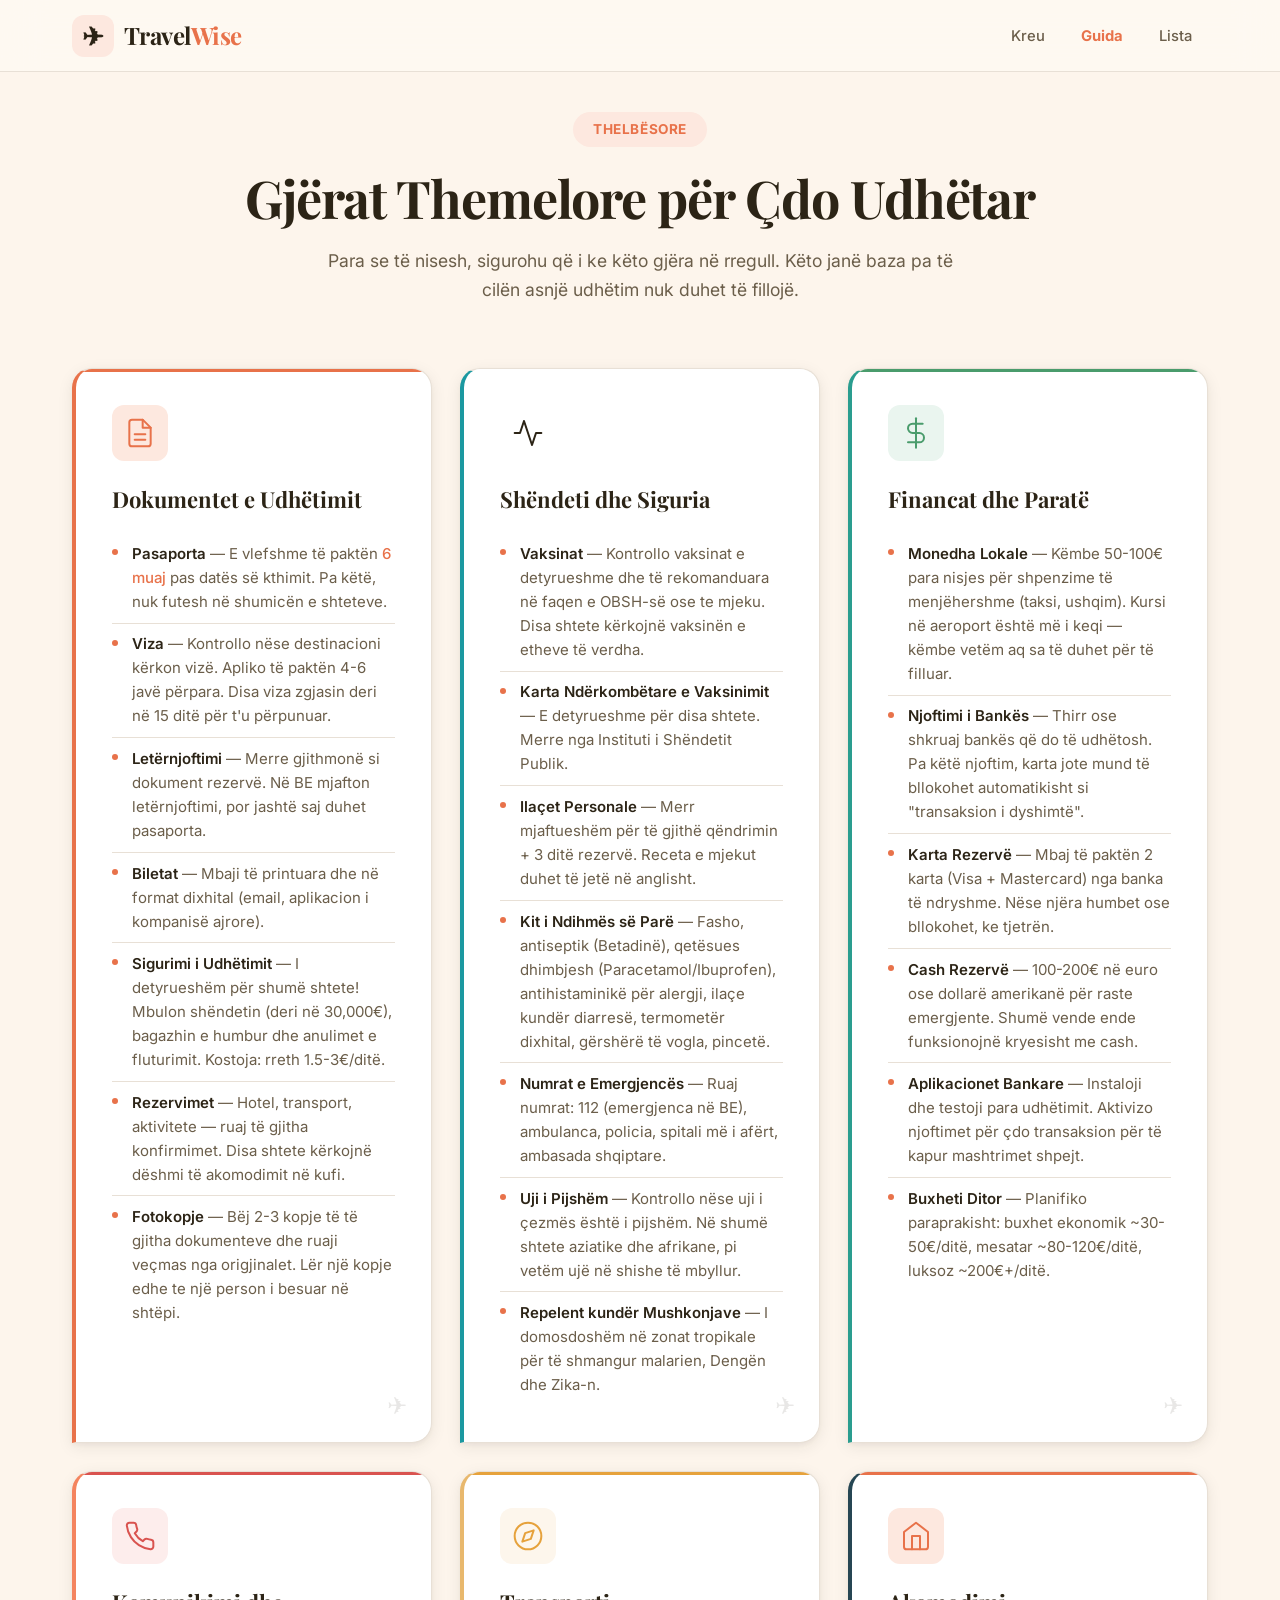
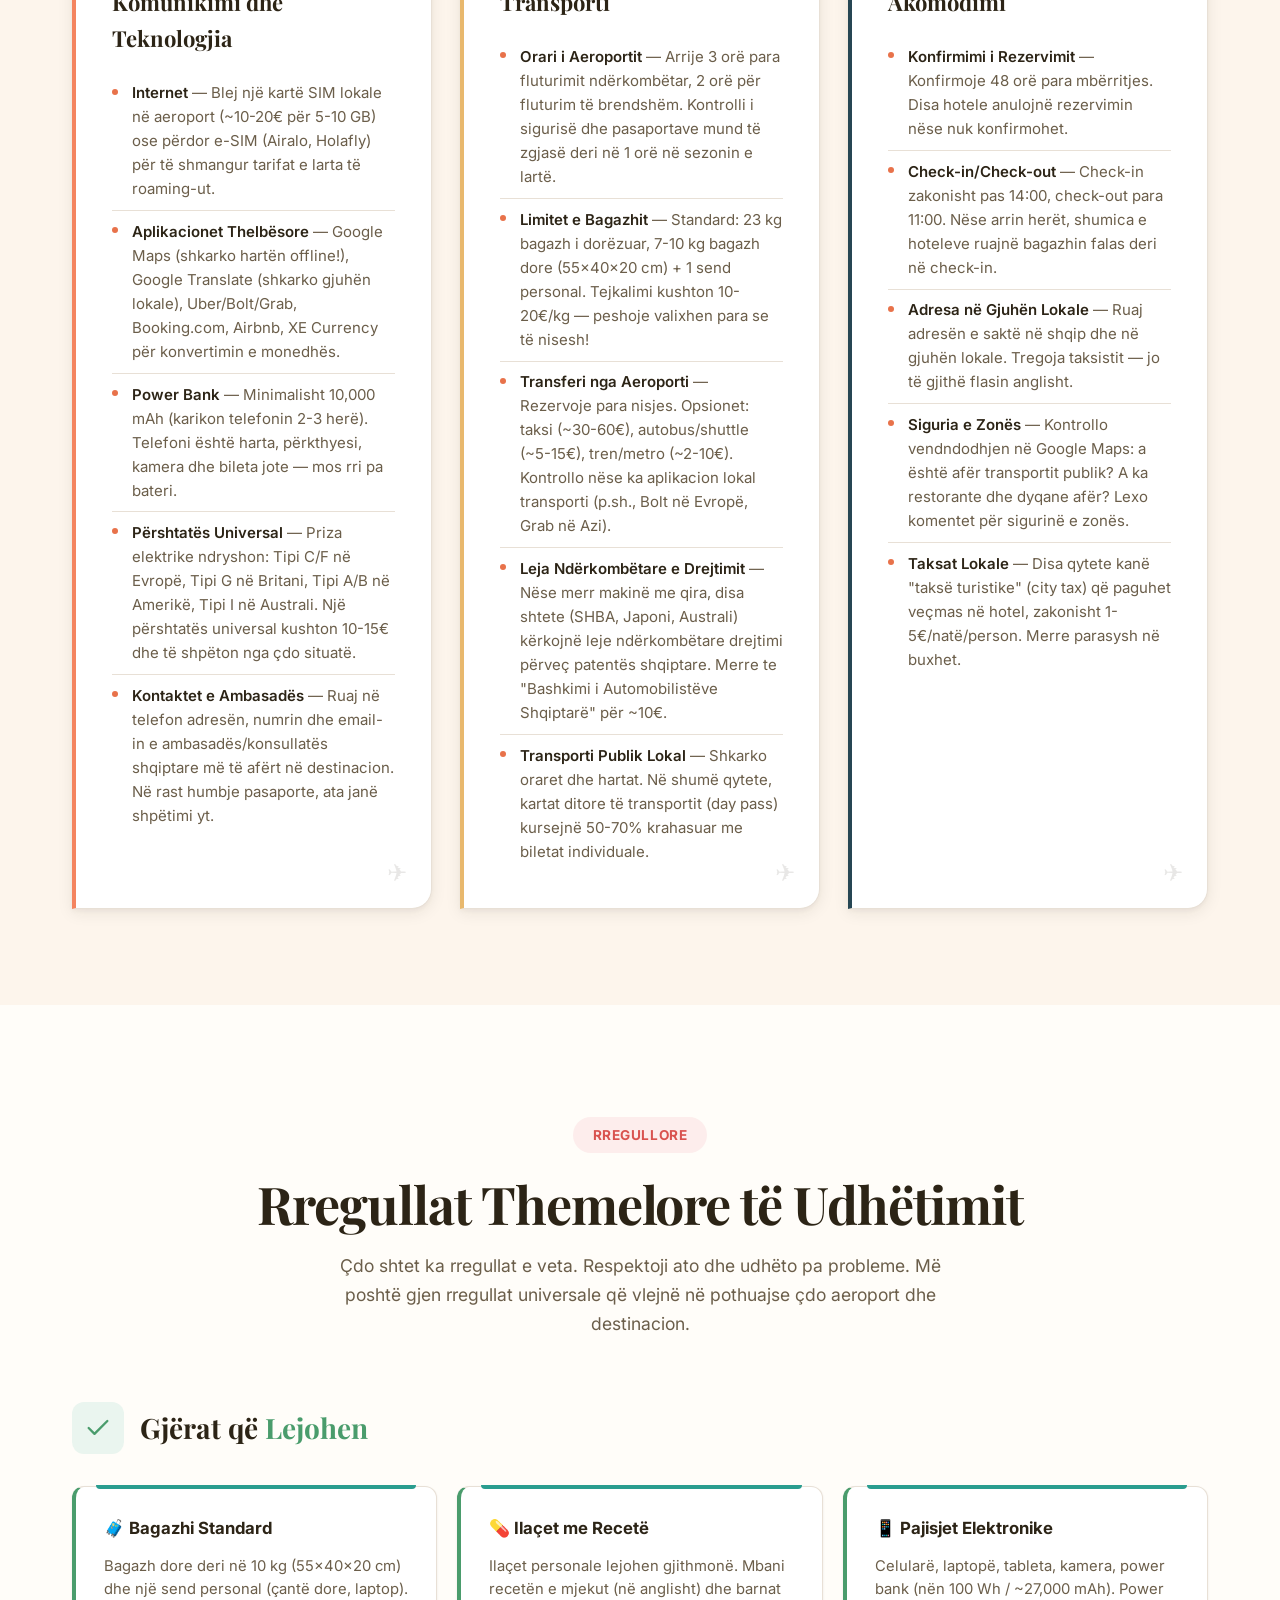
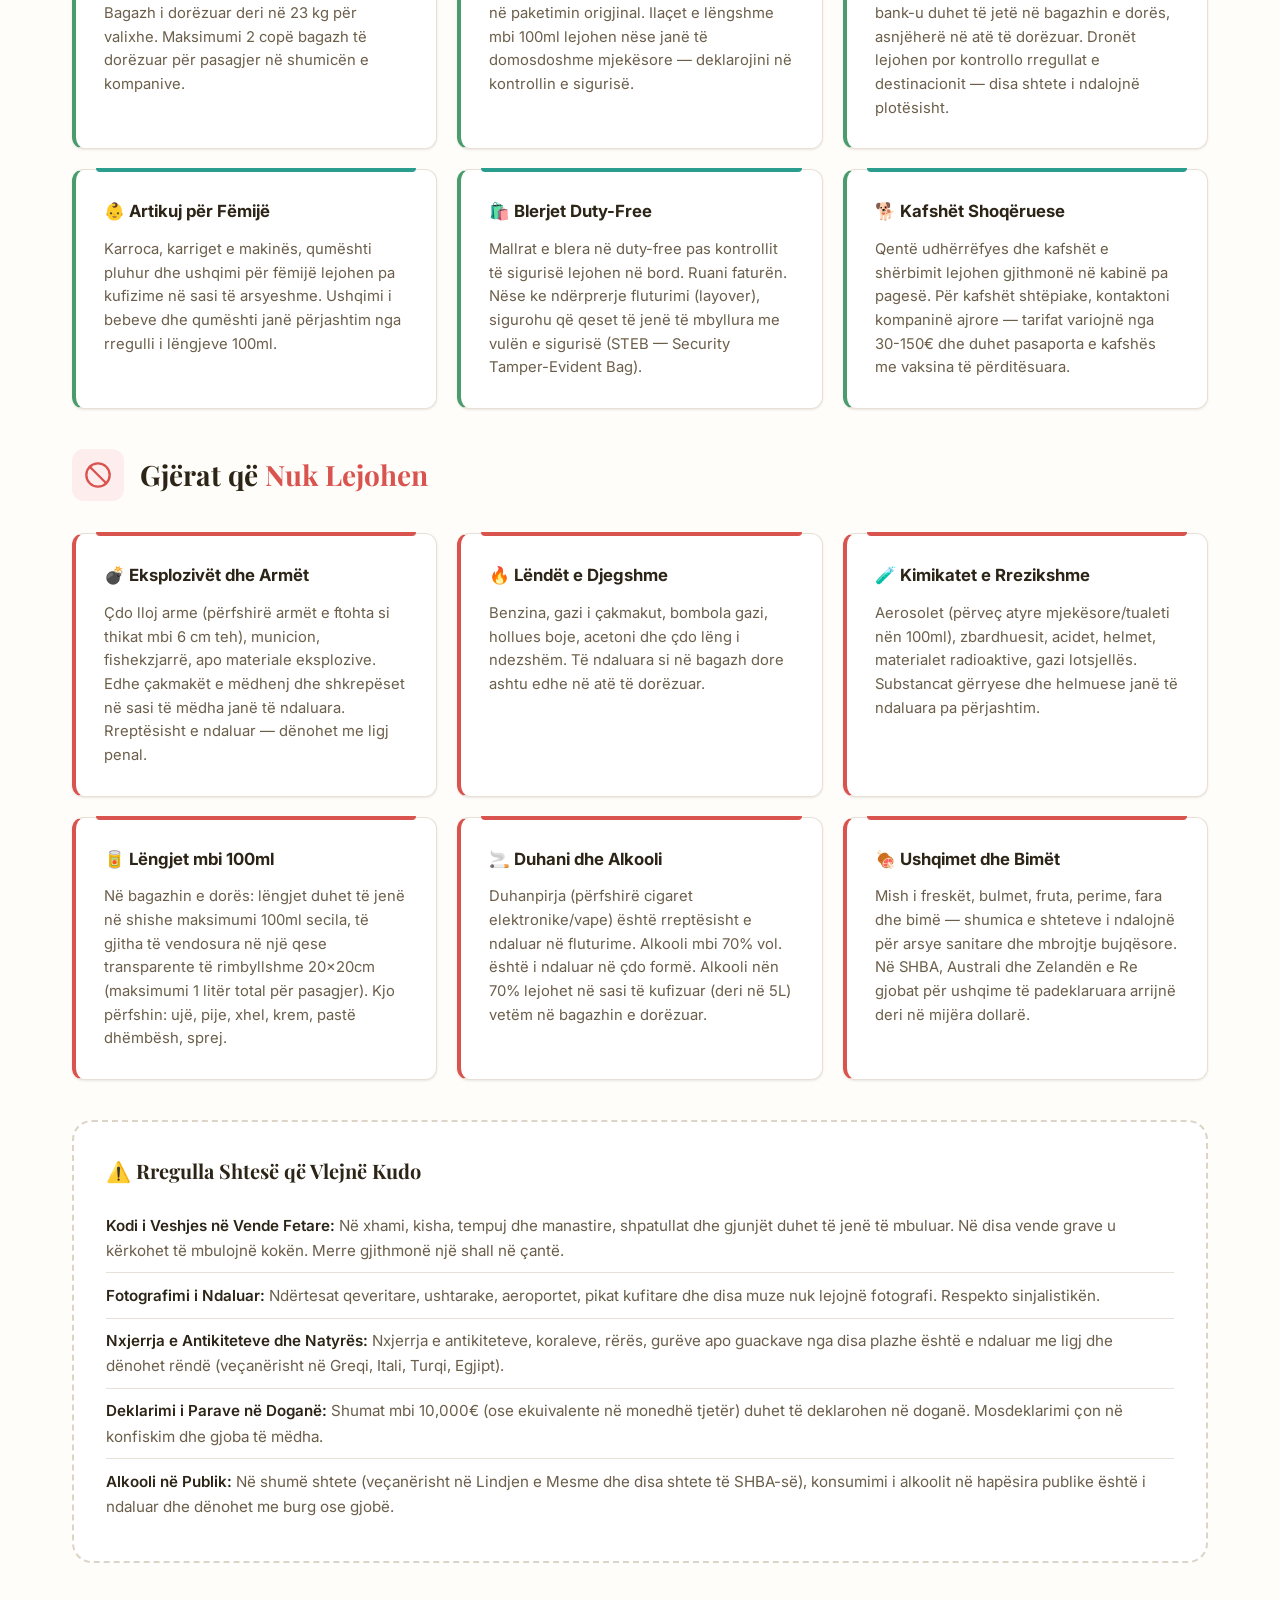
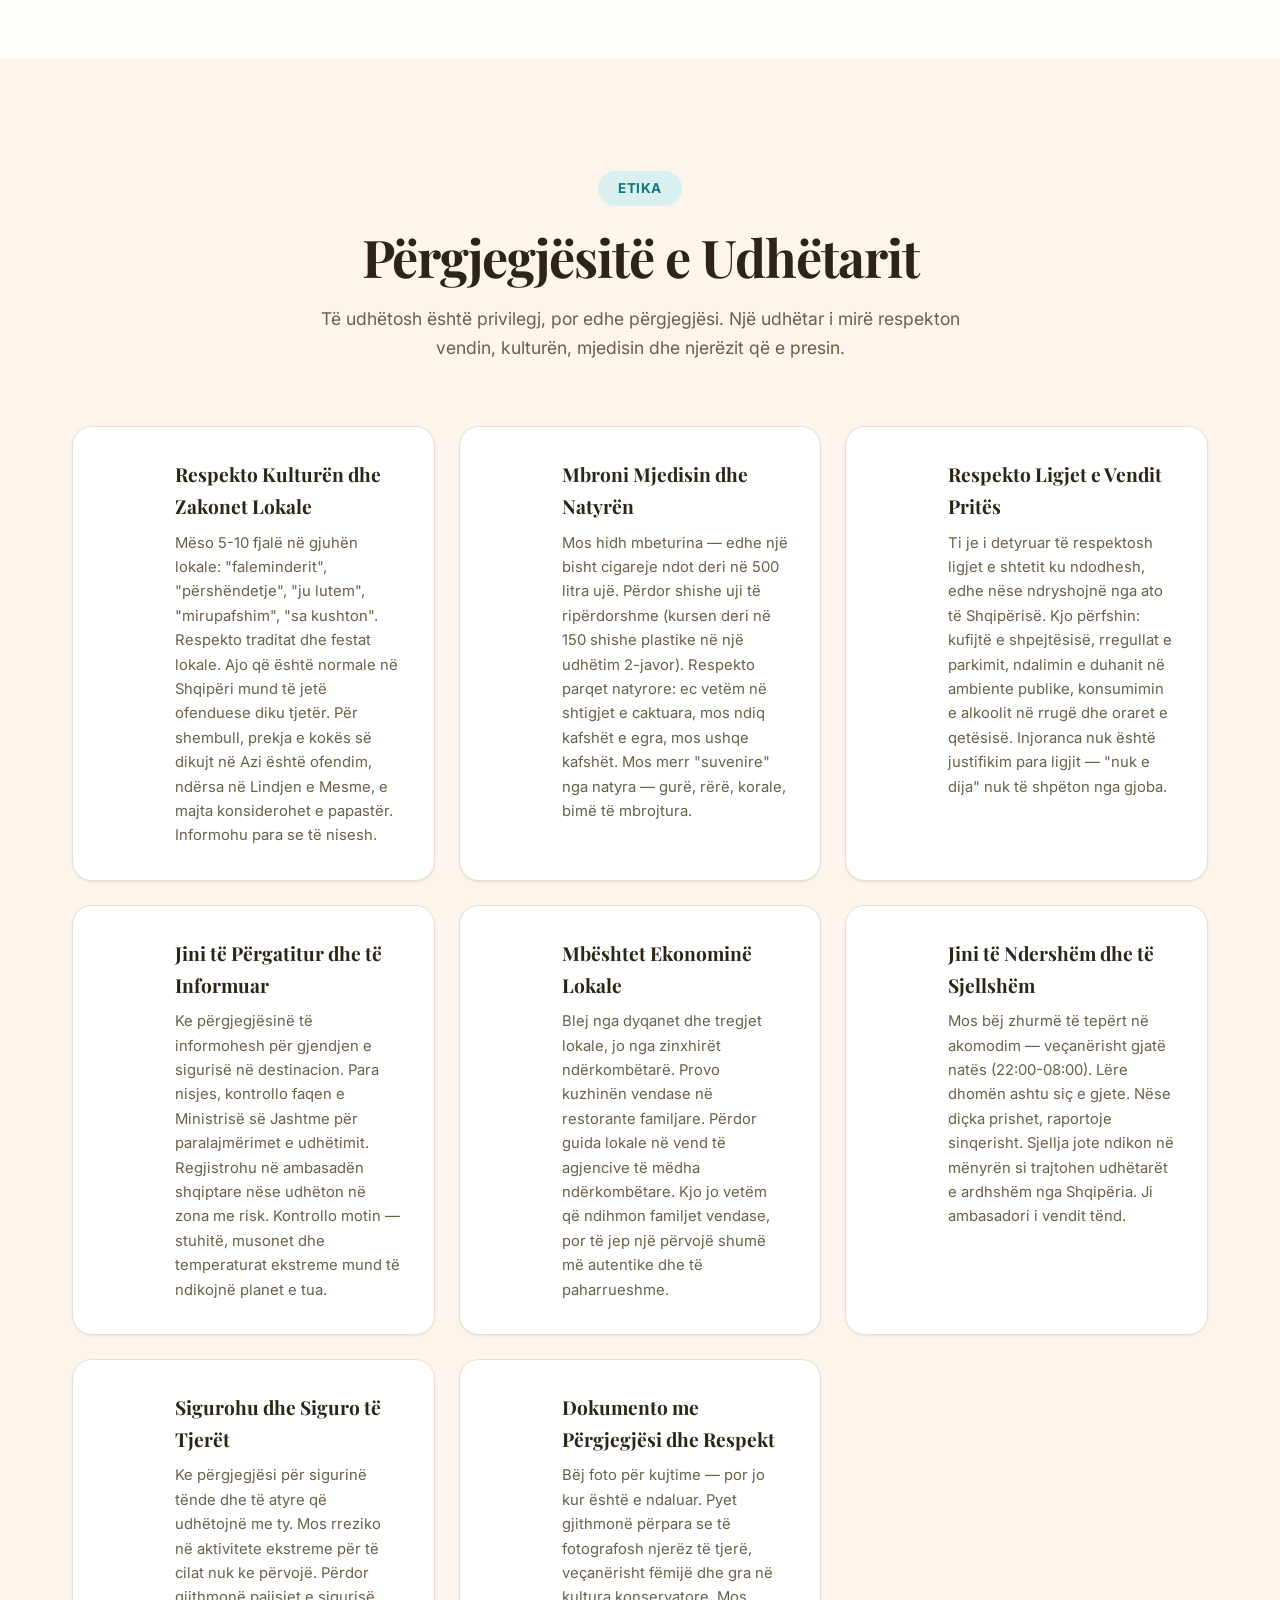
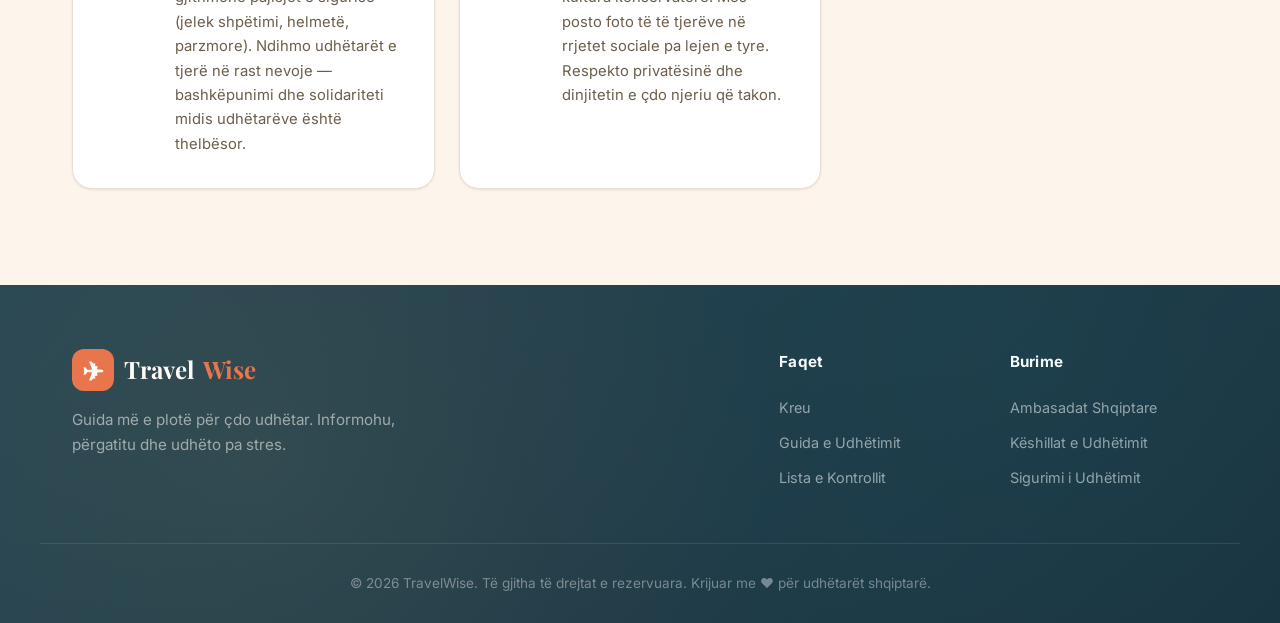
<file: udhetimi.html>
<!DOCTYPE html>
<html lang="sq">
<head>
    <meta charset="UTF-8">
    <meta name="viewport" content="width=device-width, initial-scale=1.0">
    <title>Guida e Udhëtimit — TravelWise</title>
    <link rel="preconnect" href="https://fonts.googleapis.com">
    <link rel="preconnect" href="https://fonts.gstatic.com" crossorigin>
    <link href="https://fonts.googleapis.com/css2?family=Inter:wght@300;400;500;600;700;800;900&family=Playfair+Display:ital,wght@0,400;0,500;0,600;0,700;0,800;1,400;1,500&display=swap" rel="stylesheet">
    <link rel="stylesheet" href="assets/css/style.css">
</head>
<body>

    <!-- Navigimi -->
    <nav class="navbar" id="navbar">
        <div class="nav-container">
            <a href="index.html" class="nav-logo">
                <span class="logo-icon">✈</span>
                <span class="logo-text">Travel<span class="logo-accent">Wise</span></span>
            </a>
            <ul class="nav-links">
                <li><a href="index.html" class="nav-link">Kreu</a></li>
                <li><a href="udhetimi.html" class="nav-link active">Guida</a></li>
                <li><a href="lista.html" class="nav-link">Lista</a></li>
            </ul>
            <button class="nav-toggle" id="navToggle" aria-label="Menu">
                <span></span><span></span><span></span>
            </button>
        </div>
    </nav>

    <!-- ===== SEKSIONI 1: GJËRAT THEMELORE ===== -->
    <section id="themelore" class="essentials-section">
        <div class="container">
            <div class="section-header">
                <span class="section-tag">Thelbësore</span>
                <h2 class="section-title">Gjërat Themelore për Çdo Udhëtar</h2>
                <p class="section-desc">
                    Para se të nisesh, sigurohu që i ke këto gjëra në rregull. 
                    Këto janë baza pa të cilën asnjë udhëtim nuk duhet të fillojë.
                </p>
            </div>

            <div class="essentials-grid">
                <!-- 1. Dokumentet -->
                <article class="essential-card">
                    <div class="card-icon card-icon-docs">
                        <svg width="32" height="32" viewBox="0 0 24 24" fill="none" stroke="currentColor" stroke-width="1.5" stroke-linecap="round" stroke-linejoin="round"><path d="M14 2H6a2 2 0 0 0-2 2v16a2 2 0 0 0 2 2h12a2 2 0 0 0 2-2V8z"/><polyline points="14 2 14 8 20 8"/><line x1="16" y1="13" x2="8" y2="13"/><line x1="16" y1="17" x2="8" y2="17"/></svg>
                    </div>
                    <h3>Dokumentet e Udhëtimit</h3>
                    <ul>
                        <li><strong>Pasaporta</strong> — E vlefshme të paktën <em>6 muaj</em> pas datës së kthimit. Pa këtë, nuk futesh në shumicën e shteteve.</li>
                        <li><strong>Viza</strong> — Kontrollo nëse destinacioni kërkon vizë. Apliko të paktën 4-6 javë përpara. Disa viza zgjasin deri në 15 ditë për t'u përpunuar.</li>
                        <li><strong>Letërnjoftimi</strong> — Merre gjithmonë si dokument rezervë. Në BE mjafton letërnjoftimi, por jashtë saj duhet pasaporta.</li>
                        <li><strong>Biletat</strong> — Mbaji të printuara dhe në format dixhital (email, aplikacion i kompanisë ajrore).</li>
                        <li><strong>Sigurimi i Udhëtimit</strong> — I detyrueshëm për shumë shtete! Mbulon shëndetin (deri në 30,000€), bagazhin e humbur dhe anulimet e fluturimit. Kostoja: rreth 1.5-3€/ditë.</li>
                        <li><strong>Rezervimet</strong> — Hotel, transport, aktivitete — ruaj të gjitha konfirmimet. Disa shtete kërkojnë dëshmi të akomodimit në kufi.</li>
                        <li><strong>Fotokopje</strong> — Bëj 2-3 kopje të të gjitha dokumenteve dhe ruaji veçmas nga origjinalet. Lër një kopje edhe te një person i besuar në shtëpi.</li>
                    </ul>
                </article>

                <!-- 2. Shëndeti -->
                <article class="essential-card">
                    <div class="card-icon card-icon-health">
                        <svg width="32" height="32" viewBox="0 0 24 24" fill="none" stroke="currentColor" stroke-width="1.5" stroke-linecap="round" stroke-linejoin="round"><path d="M22 12h-4l-3 9L9 3l-3 9H2"/></svg>
                    </div>
                    <h3>Shëndeti dhe Siguria</h3>
                    <ul>
                        <li><strong>Vaksinat</strong> — Kontrollo vaksinat e detyrueshme dhe të rekomanduara në faqen e OBSH-së ose te mjeku. Disa shtete kërkojnë vaksinën e etheve të verdha.</li>
                        <li><strong>Karta Ndërkombëtare e Vaksinimit</strong> — E detyrueshme për disa shtete. Merre nga Instituti i Shëndetit Publik.</li>
                        <li><strong>Ilaçet Personale</strong> — Merr mjaftueshëm për të gjithë qëndrimin + 3 ditë rezervë. Receta e mjekut duhet të jetë në anglisht.</li>
                        <li><strong>Kit i Ndihmës së Parë</strong> — Fasho, antiseptik (Betadinë), qetësues dhimbjesh (Paracetamol/Ibuprofen), antihistaminikë për alergji, ilaçe kundër diarresë, termometër dixhital, gërshërë të vogla, pincetë.</li>
                        <li><strong>Numrat e Emergjencës</strong> — Ruaj numrat: 112 (emergjenca në BE), ambulanca, policia, spitali më i afërt, ambasada shqiptare.</li>
                        <li><strong>Uji i Pijshëm</strong> — Kontrollo nëse uji i çezmës është i pijshëm. Në shumë shtete aziatike dhe afrikane, pi vetëm ujë në shishe të mbyllur.</li>
                        <li><strong>Repelent kundër Mushkonjave</strong> — I domosdoshëm në zonat tropikale për të shmangur malarien, Dengën dhe Zika-n.</li>
                    </ul>
                </article>

                <!-- 3. Financat -->
                <article class="essential-card">
                    <div class="card-icon card-icon-money">
                        <svg width="32" height="32" viewBox="0 0 24 24" fill="none" stroke="currentColor" stroke-width="1.5" stroke-linecap="round" stroke-linejoin="round"><line x1="12" y1="1" x2="12" y2="23"/><path d="M17 5H9.5a3.5 3.5 0 0 0 0 7h5a3.5 3.5 0 0 1 0 7H6"/></svg>
                    </div>
                    <h3>Financat dhe Paratë</h3>
                    <ul>
                        <li><strong>Monedha Lokale</strong> — Këmbe 50-100€ para nisjes për shpenzime të menjëhershme (taksi, ushqim). Kursi në aeroport është më i keqi — këmbe vetëm aq sa të duhet për të filluar.</li>
                        <li><strong>Njoftimi i Bankës</strong> — Thirr ose shkruaj bankës që do të udhëtosh. Pa këtë njoftim, karta jote mund të bllokohet automatikisht si "transaksion i dyshimtë".</li>
                        <li><strong>Karta Rezervë</strong> — Mbaj të paktën 2 karta (Visa + Mastercard) nga banka të ndryshme. Nëse njëra humbet ose bllokohet, ke tjetrën.</li>
                        <li><strong>Cash Rezervë</strong> — 100-200€ në euro ose dollarë amerikanë për raste emergjente. Shumë vende ende funksionojnë kryesisht me cash.</li>
                        <li><strong>Aplikacionet Bankare</strong> — Instaloji dhe testoji para udhëtimit. Aktivizo njoftimet për çdo transaksion për të kapur mashtrimet shpejt.</li>
                        <li><strong>Buxheti Ditor</strong> — Planifiko paraprakisht: buxhet ekonomik ~30-50€/ditë, mesatar ~80-120€/ditë, luksoz ~200€+/ditë.</li>
                    </ul>
                </article>

                <!-- 4. Komunikimi -->
                <article class="essential-card">
                    <div class="card-icon card-icon-comm">
                        <svg width="32" height="32" viewBox="0 0 24 24" fill="none" stroke="currentColor" stroke-width="1.5" stroke-linecap="round" stroke-linejoin="round"><path d="M22 16.92v3a2 2 0 0 1-2.18 2 19.79 19.79 0 0 1-8.63-3.07 19.5 19.5 0 0 1-6-6 19.79 19.79 0 0 1-3.07-8.67A2 2 0 0 1 4.11 2h3a2 2 0 0 1 2 1.72 12.84 12.84 0 0 0 .7 2.81 2 2 0 0 1-.45 2.11L8.09 9.91a16 16 0 0 0 6 6l1.27-1.27a2 2 0 0 1 2.11-.45 12.84 12.84 0 0 0 2.81.7A2 2 0 0 1 22 16.92z"/></svg>
                    </div>
                    <h3>Komunikimi dhe Teknologjia</h3>
                    <ul>
                        <li><strong>Internet</strong> — Blej një kartë SIM lokale në aeroport (~10-20€ për 5-10 GB) ose përdor e-SIM (Airalo, Holafly) për të shmangur tarifat e larta të roaming-ut.</li>
                        <li><strong>Aplikacionet Thelbësore</strong> — Google Maps (shkarko hartën offline!), Google Translate (shkarko gjuhën lokale), Uber/Bolt/Grab, Booking.com, Airbnb, XE Currency për konvertimin e monedhës.</li>
                        <li><strong>Power Bank</strong> — Minimalisht 10,000 mAh (karikon telefonin 2-3 herë). Telefoni është harta, përkthyesi, kamera dhe bileta jote — mos rri pa bateri.</li>
                        <li><strong>Përshtatës Universal</strong> — Priza elektrike ndryshon: Tipi C/F në Evropë, Tipi G në Britani, Tipi A/B në Amerikë, Tipi I në Australi. Një përshtatës universal kushton 10-15€ dhe të shpëton nga çdo situatë.</li>
                        <li><strong>Kontaktet e Ambasadës</strong> — Ruaj në telefon adresën, numrin dhe email-in e ambasadës/konsullatës shqiptare më të afërt në destinacion. Në rast humbje pasaporte, ata janë shpëtimi yt.</li>
                    </ul>
                </article>

                <!-- 5. Transporti -->
                <article class="essential-card">
                    <div class="card-icon card-icon-transport">
                        <svg width="32" height="32" viewBox="0 0 24 24" fill="none" stroke="currentColor" stroke-width="1.5" stroke-linecap="round" stroke-linejoin="round"><circle cx="12" cy="12" r="10"/><polygon points="16.24 7.76 14.12 14.12 7.76 16.24 9.88 9.88 16.24 7.76"/></svg>
                    </div>
                    <h3>Transporti</h3>
                    <ul>
                        <li><strong>Orari i Aeroportit</strong> — Arrije 3 orë para fluturimit ndërkombëtar, 2 orë për fluturim të brendshëm. Kontrolli i sigurisë dhe pasaportave mund të zgjasë deri në 1 orë në sezonin e lartë.</li>
                        <li><strong>Limitet e Bagazhit</strong> — Standard: 23 kg bagazh i dorëzuar, 7-10 kg bagazh dore (55×40×20 cm) + 1 send personal. Tejkalimi kushton 10-20€/kg — peshoje valixhen para se të nisesh!</li>
                        <li><strong>Transferi nga Aeroporti</strong> — Rezervoje para nisjes. Opsionet: taksi (~30-60€), autobus/shuttle (~5-15€), tren/metro (~2-10€). Kontrollo nëse ka aplikacion lokal transporti (p.sh., Bolt në Evropë, Grab në Azi).</li>
                        <li><strong>Leja Ndërkombëtare e Drejtimit</strong> — Nëse merr makinë me qira, disa shtete (SHBA, Japoni, Australi) kërkojnë leje ndërkombëtare drejtimi përveç patentës shqiptare. Merre te "Bashkimi i Automobilistëve Shqiptarë" për ~10€.</li>
                        <li><strong>Transporti Publik Lokal</strong> — Shkarko oraret dhe hartat. Në shumë qytete, kartat ditore të transportit (day pass) kursejnë 50-70% krahasuar me biletat individuale.</li>
                    </ul>
                </article>

                <!-- 6. Akomodimi -->
                <article class="essential-card">
                    <div class="card-icon card-icon-stay">
                        <svg width="32" height="32" viewBox="0 0 24 24" fill="none" stroke="currentColor" stroke-width="1.5" stroke-linecap="round" stroke-linejoin="round"><path d="M3 9l9-7 9 7v11a2 2 0 0 1-2 2H5a2 2 0 0 1-2-2z"/><polyline points="9 22 9 12 15 12 15 22"/></svg>
                    </div>
                    <h3>Akomodimi</h3>
                    <ul>
                        <li><strong>Konfirmimi i Rezervimit</strong> — Konfirmoje 48 orë para mbërritjes. Disa hotele anulojnë rezervimin nëse nuk konfirmohet.</li>
                        <li><strong>Check-in/Check-out</strong> — Check-in zakonisht pas 14:00, check-out para 11:00. Nëse arrin herët, shumica e hoteleve ruajnë bagazhin falas deri në check-in.</li>
                        <li><strong>Adresa në Gjuhën Lokale</strong> — Ruaj adresën e saktë në shqip dhe në gjuhën lokale. Tregoja taksistit — jo të gjithë flasin anglisht.</li>
                        <li><strong>Siguria e Zonës</strong> — Kontrollo vendndodhjen në Google Maps: a është afër transportit publik? A ka restorante dhe dyqane afër? Lexo komentet për sigurinë e zonës.</li>
                        <li><strong>Taksat Lokale</strong> — Disa qytete kanë "taksë turistike" (city tax) që paguhet veçmas në hotel, zakonisht 1-5€/natë/person. Merre parasysh në buxhet.</li>
                    </ul>
                </article>
            </div>
        </div>
    </section>

    <!-- ===== SEKSIONI 2: RREGULLAT ===== -->
    <section id="rregullat" class="rules-section">
        <div class="container">
            <div class="section-header">
                <span class="section-tag section-tag-rules">Rregullore</span>
                <h2 class="section-title">Rregullat Themelore të Udhëtimit</h2>
                <p class="section-desc">
                    Çdo shtet ka rregullat e veta. Respektoji ato dhe udhëto pa probleme.
                    Më poshtë gjen rregullat universale që vlejnë në pothuajse çdo aeroport dhe destinacion.
                </p>
            </div>

            <!-- Të Lejuara -->
            <div class="rules-block rules-allowed">
                <div class="rules-header">
                    <div class="rules-icon allowed-icon">
                        <svg width="28" height="28" viewBox="0 0 24 24" fill="none" stroke="currentColor" stroke-width="2" stroke-linecap="round" stroke-linejoin="round"><polyline points="20 6 9 17 4 12"/></svg>
                    </div>
                    <h3>Gjërat që <span class="text-success">Lejohen</span></h3>
                </div>
                <div class="rules-grid">
                    <div class="rule-card rule-allowed">
                        <h4>🧳 Bagazhi Standard</h4>
                        <p>Bagazh dore deri në 10 kg (55×40×20 cm) dhe një send personal (çantë dore, laptop). Bagazh i dorëzuar deri në 23 kg për valixhe. Maksimumi 2 copë bagazh të dorëzuar për pasagjer në shumicën e kompanive.</p>
                    </div>
                    <div class="rule-card rule-allowed">
                        <h4>💊 Ilaçet me Recetë</h4>
                        <p>Ilaçet personale lejohen gjithmonë. Mbani recetën e mjekut (në anglisht) dhe barnat në paketimin origjinal. Ilaçet e lëngshme mbi 100ml lejohen nëse janë të domosdoshme mjekësore — deklarojini në kontrollin e sigurisë.</p>
                    </div>
                    <div class="rule-card rule-allowed">
                        <h4>📱 Pajisjet Elektronike</h4>
                        <p>Celularë, laptopë, tableta, kamera, power bank (nën 100 Wh / ~27,000 mAh). Power bank-u duhet të jetë në bagazhin e dorës, asnjëherë në atë të dorëzuar. Dronët lejohen por kontrollo rregullat e destinacionit — disa shtete i ndalojnë plotësisht.</p>
                    </div>
                    <div class="rule-card rule-allowed">
                        <h4>👶 Artikuj për Fëmijë</h4>
                        <p>Karroca, karriget e makinës, qumështi pluhur dhe ushqimi për fëmijë lejohen pa kufizime në sasi të arsyeshme. Ushqimi i bebeve dhe qumështi janë përjashtim nga rregulli i lëngjeve 100ml.</p>
                    </div>
                    <div class="rule-card rule-allowed">
                        <h4>🛍️ Blerjet Duty-Free</h4>
                        <p>Mallrat e blera në duty-free pas kontrollit të sigurisë lejohen në bord. Ruani faturën. Nëse ke ndërprerje fluturimi (layover), sigurohu që qeset të jenë të mbyllura me vulën e sigurisë (STEB — Security Tamper-Evident Bag).</p>
                    </div>
                    <div class="rule-card rule-allowed">
                        <h4>🐕 Kafshët Shoqëruese</h4>
                        <p>Qentë udhërrëfyes dhe kafshët e shërbimit lejohen gjithmonë në kabinë pa pagesë. Për kafshët shtëpiake, kontaktoni kompaninë ajrore — tarifat variojnë nga 30-150€ dhe duhet pasaporta e kafshës me vaksina të përditësuara.</p>
                    </div>
                </div>
            </div>

            <!-- Të Ndaluara -->
            <div class="rules-block rules-forbidden">
                <div class="rules-header">
                    <div class="rules-icon forbidden-icon">
                        <svg width="28" height="28" viewBox="0 0 24 24" fill="none" stroke="currentColor" stroke-width="2" stroke-linecap="round" stroke-linejoin="round"><circle cx="12" cy="12" r="10"/><line x1="4.93" y1="4.93" x2="19.07" y2="19.07"/></svg>
                    </div>
                    <h3>Gjërat që <span class="text-danger">Nuk Lejohen</span></h3>
                </div>
                <div class="rules-grid">
                    <div class="rule-card rule-forbidden">
                        <h4>💣 Eksplozivët dhe Armët</h4>
                        <p>Çdo lloj arme (përfshirë armët e ftohta si thikat mbi 6 cm teh), municion, fishekzjarrë, apo materiale eksplozive. Edhe çakmakët e mëdhenj dhe shkrepëset në sasi të mëdha janë të ndaluara. Rreptësisht e ndaluar — dënohet me ligj penal.</p>
                    </div>
                    <div class="rule-card rule-forbidden">
                        <h4>🔥 Lëndët e Djegshme</h4>
                        <p>Benzina, gazi i çakmakut, bombola gazi, hollues boje, acetoni dhe çdo lëng i ndezshëm. Të ndaluara si në bagazh dore ashtu edhe në atë të dorëzuar.</p>
                    </div>
                    <div class="rule-card rule-forbidden">
                        <h4>🧪 Kimikatet e Rrezikshme</h4>
                        <p>Aerosolet (përveç atyre mjekësore/tualeti nën 100ml), zbardhuesit, acidet, helmet, materialet radioaktive, gazi lotsjellës. Substancat gërryese dhe helmuese janë të ndaluara pa përjashtim.</p>
                    </div>
                    <div class="rule-card rule-forbidden">
                        <h4>🥫 Lëngjet mbi 100ml</h4>
                        <p>Në bagazhin e dorës: lëngjet duhet të jenë në shishe maksimumi 100ml secila, të gjitha të vendosura në një qese transparente të rimbyllshme 20×20cm (maksimumi 1 litër total për pasagjer). Kjo përfshin: ujë, pije, xhel, krem, pastë dhëmbësh, sprej.</p>
                    </div>
                    <div class="rule-card rule-forbidden">
                        <h4>🚬 Duhani dhe Alkooli</h4>
                        <p>Duhanpirja (përfshirë cigaret elektronike/vape) është rreptësisht e ndaluar në fluturime. Alkooli mbi 70% vol. është i ndaluar në çdo formë. Alkooli nën 70% lejohet në sasi të kufizuar (deri në 5L) vetëm në bagazhin e dorëzuar.</p>
                    </div>
                    <div class="rule-card rule-forbidden">
                        <h4>🍖 Ushqimet dhe Bimët</h4>
                        <p>Mish i freskët, bulmet, fruta, perime, fara dhe bimë — shumica e shteteve i ndalojnë për arsye sanitare dhe mbrojtje bujqësore. Në SHBA, Australi dhe Zelandën e Re gjobat për ushqime të padeklaruara arrijnë deri në mijëra dollarë.</p>
                    </div>
                </div>
            </div>

            <!-- Rregullat specifike shtesë -->
            <div class="rules-extra">
                <div class="extra-card">
                    <h4>⚠️ Rregulla Shtesë që Vlejnë Kudo</h4>
                    <ul>
                        <li><strong>Kodi i Veshjes në Vende Fetare:</strong> Në xhami, kisha, tempuj dhe manastire, shpatullat dhe gjunjët duhet të jenë të mbuluar. Në disa vende grave u kërkohet të mbulojnë kokën. Merre gjithmonë një shall në çantë.</li>
                        <li><strong>Fotografimi i Ndaluar:</strong> Ndërtesat qeveritare, ushtarake, aeroportet, pikat kufitare dhe disa muze nuk lejojnë fotografi. Respekto sinjalistikën.</li>
                        <li><strong>Nxjerrja e Antikiteteve dhe Natyrës:</strong> Nxjerrja e antikiteteve, koraleve, rërës, gurëve apo guackave nga disa plazhe është e ndaluar me ligj dhe dënohet rëndë (veçanërisht në Greqi, Itali, Turqi, Egjipt).</li>
                        <li><strong>Deklarimi i Parave në Doganë:</strong> Shumat mbi 10,000€ (ose ekuivalente në monedhë tjetër) duhet të deklarohen në doganë. Mosdeklarimi çon në konfiskim dhe gjoba të mëdha.</li>
                        <li><strong>Alkooli në Publik:</strong> Në shumë shtete (veçanërisht në Lindjen e Mesme dhe disa shtete të SHBA-së), konsumimi i alkoolit në hapësira publike është i ndaluar dhe dënohet me burg ose gjobë.</li>
                    </ul>
                </div>
            </div>
        </div>
    </section>

    <!-- ===== SEKSIONI 3: PËRGJEGJËSITË ===== -->
    <section id="pergjegjesite" class="responsibilities-section">
        <div class="container">
            <div class="section-header">
                <span class="section-tag section-tag-responsibilities">Etika</span>
                <h2 class="section-title">Përgjegjësitë e Udhëtarit</h2>
                <p class="section-desc">
                    Të udhëtosh është privilegj, por edhe përgjegjësi. 
                    Një udhëtar i mirë respekton vendin, kulturën, mjedisin dhe njerëzit që e presin.
                </p>
            </div>

            <div class="responsibilities-grid">
                <div class="resp-card">
                    <div class="resp-number">01</div>
                    <div class="resp-content">
                        <h3>Respekto Kulturën dhe Zakonet Lokale</h3>
                        <p>Mëso 5-10 fjalë në gjuhën lokale: "faleminderit", "përshëndetje", "ju lutem", "mirupafshim", "sa kushton". Respekto traditat dhe festat lokale. Ajo që është normale në Shqipëri mund të jetë ofenduese diku tjetër. Për shembull, prekja e kokës së dikujt në Azi është ofendim, ndërsa në Lindjen e Mesme, e majta konsiderohet e papastër. Informohu para se të nisesh.</p>
                    </div>
                </div>

                <div class="resp-card">
                    <div class="resp-number">02</div>
                    <div class="resp-content">
                        <h3>Mbroni Mjedisin dhe Natyrën</h3>
                        <p>Mos hidh mbeturina — edhe një bisht cigareje ndot deri në 500 litra ujë. Përdor shishe uji të ripërdorshme (kursen deri në 150 shishe plastike në një udhëtim 2-javor). Respekto parqet natyrore: ec vetëm në shtigjet e caktuara, mos ndiq kafshët e egra, mos ushqe kafshët. Mos merr "suvenire" nga natyra — gurë, rërë, korale, bimë të mbrojtura.</p>
                    </div>
                </div>

                <div class="resp-card">
                    <div class="resp-number">03</div>
                    <div class="resp-content">
                        <h3>Respekto Ligjet e Vendit Pritës</h3>
                        <p>Ti je i detyruar të respektosh ligjet e shtetit ku ndodhesh, edhe nëse ndryshojnë nga ato të Shqipërisë. Kjo përfshin: kufijtë e shpejtësisë, rregullat e parkimit, ndalimin e duhanit në ambiente publike, konsumimin e alkoolit në rrugë dhe oraret e qetësisë. Injoranca nuk është justifikim para ligjit — "nuk e dija" nuk të shpëton nga gjoba.</p>
                    </div>
                </div>

                <div class="resp-card">
                    <div class="resp-number">04</div>
                    <div class="resp-content">
                        <h3>Jini të Përgatitur dhe të Informuar</h3>
                        <p>Ke përgjegjësinë të informohesh për gjendjen e sigurisë në destinacion. Para nisjes, kontrollo faqen e Ministrisë së Jashtme për paralajmërimet e udhëtimit. Regjistrohu në ambasadën shqiptare nëse udhëton në zona me risk. Kontrollo motin — stuhitë, musonet dhe temperaturat ekstreme mund të ndikojnë planet e tua.</p>
                    </div>
                </div>

                <div class="resp-card">
                    <div class="resp-number">05</div>
                    <div class="resp-content">
                        <h3>Mbështet Ekonominë Lokale</h3>
                        <p>Blej nga dyqanet dhe tregjet lokale, jo nga zinxhirët ndërkombëtarë. Provo kuzhinën vendase në restorante familjare. Përdor guida lokale në vend të agjencive të mëdha ndërkombëtare. Kjo jo vetëm që ndihmon familjet vendase, por të jep një përvojë shumë më autentike dhe të paharrueshme.</p>
                    </div>
                </div>

                <div class="resp-card">
                    <div class="resp-number">06</div>
                    <div class="resp-content">
                        <h3>Jini të Ndershëm dhe të Sjellshëm</h3>
                        <p>Mos bëj zhurmë të tepërt në akomodim — veçanërisht gjatë natës (22:00-08:00). Lëre dhomën ashtu siç e gjete. Nëse diçka prishet, raportoje sinqerisht. Sjellja jote ndikon në mënyrën si trajtohen udhëtarët e ardhshëm nga Shqipëria. Ji ambasadori i vendit tënd.</p>
                    </div>
                </div>

                <div class="resp-card">
                    <div class="resp-number">07</div>
                    <div class="resp-content">
                        <h3>Sigurohu dhe Siguro të Tjerët</h3>
                        <p>Ke përgjegjësi për sigurinë tënde dhe të atyre që udhëtojnë me ty. Mos rreziko në aktivitete ekstreme për të cilat nuk ke përvojë. Përdor gjithmonë pajisjet e sigurisë (jelek shpëtimi, helmetë, parzmore). Ndihmo udhëtarët e tjerë në rast nevoje — bashkëpunimi dhe solidariteti midis udhëtarëve është thelbësor.</p>
                    </div>
                </div>

                <div class="resp-card">
                    <div class="resp-number">08</div>
                    <div class="resp-content">
                        <h3>Dokumento me Përgjegjësi dhe Respekt</h3>
                        <p>Bëj foto për kujtime — por jo kur është e ndaluar. Pyet gjithmonë përpara se të fotografosh njerëz të tjerë, veçanërisht fëmijë dhe gra në kultura konservatore. Mos posto foto të të tjerëve në rrjetet sociale pa lejen e tyre. Respekto privatësinë dhe dinjitetin e çdo njeriu që takon.</p>
                    </div>
                </div>
            </div>
        </div>
    </section>

    <!-- ===== FOOTER ===== -->
    <footer class="site-footer">
        <div class="container footer-container">
            <div class="footer-brand">
                <a href="index.html" class="footer-logo">
                    <span class="logo-icon">✈</span>
                    Travel<span class="logo-accent">Wise</span>
                </a>
                <p>Guida më e plotë për çdo udhëtar. Informohu, përgatitu dhe udhëto pa stres.</p>
            </div>
            <div class="footer-links">
                <div class="footer-col">
                    <h4>Faqet</h4>
                    <a href="index.html">Kreu</a>
                    <a href="udhetimi.html">Guida e Udhëtimit</a>
                    <a href="lista.html">Lista e Kontrollit</a>
                </div>
                <div class="footer-col">
                    <h4>Burime</h4>
                    <a href="#" target="_blank" rel="noopener">Ambasadat Shqiptare</a>
                    <a href="#" target="_blank" rel="noopener">Këshillat e Udhëtimit</a>
                    <a href="#" target="_blank" rel="noopener">Sigurimi i Udhëtimit</a>
                </div>
            </div>
        </div>
        <div class="footer-bottom">
            <p>&copy; 2026 TravelWise. Të gjitha të drejtat e rezervuara. Krijuar me ❤️ për udhëtarët shqiptarë.</p>
        </div>
    </footer>

    <script src="assets/js/main.js"></script>
</body>
</html>
</file>
<file: assets/css/style.css>
/* ============================================================
   TRAVELWISE — Stylesheet
   Dizajn: Krem/Qumësht | Tipografi: Inter + Playfair Display
   ============================================================ */

/* ---------- CSS Variables ---------- */
:root {
    /* Ngjyrat kryesore */
    --cream-50: #FFFDF9;
    --cream-100: #FEFAF3;
    --cream-200: #FDF5EC;
    --cream-300: #FBF0E2;
    --cream-400: #F5E6D3;
    --cream-500: #EDD7BE;
    
    /* Sfondet */
    --bg-primary: #FEFAF3;
    --bg-secondary: #FDF5EC;
    --bg-tertiary: #FFFDF9;
    --bg-card: #FFFFFF;
    
    /* Tekst */
    --text-primary: #2C2416;
    --text-secondary: #6B5E4A;
    --text-muted: #9B8E7A;
    --text-light: #B8A990;
    
    /* Ngjyra theksuese — më të gjalla për udhëtarët */
    --accent: #E8724A;
    --accent-hover: #D05A30;
    --accent-light: #FDE8DF;
    --accent-glow: rgba(232, 114, 74, 0.30);
    
    /* Ngjyra shtesë — të frymëzuara nga udhëtimi */
    --sunset: #F4845F;
    --sunset-light: #FDE0D5;
    --ocean: #1B98A0;
    --ocean-light: #D9F0F1;
    --ocean-dark: #147780;
    --golden: #E8B86D;
    --golden-light: #FDF3E2;
    --navy: #264653;
    --sky: #7EC8E3;
    --sky-light: #E3F4FA;
    --forest: #2A9D8F;
    --forest-light: #D8F0ED;
    
    --success: #4A9C6C;
    --success-light: #EAF5EF;
    --success-dark: #3A7D56;
    
    --danger: #D9534F;
    --danger-light: #FDEDEC;
    --danger-dark: #C0392B;
    
    --warning: #E6A23C;
    --warning-light: #FDF6EC;
    
    /* Border dhe Shadow */
    --border-light: #E8E0D6;
    --border-medium: #DDD4C8;
    --border-dark: #C8BDAE;
    
    --shadow-sm: 0 1px 3px rgba(44, 36, 22, 0.06), 0 1px 2px rgba(44, 36, 22, 0.04);
    --shadow-md: 0 4px 16px rgba(44, 36, 22, 0.08), 0 2px 4px rgba(44, 36, 22, 0.04);
    --shadow-lg: 0 12px 40px rgba(44, 36, 22, 0.10), 0 4px 12px rgba(44, 36, 22, 0.06);
    --shadow-xl: 0 20px 60px rgba(44, 36, 22, 0.14), 0 8px 20px rgba(44, 36, 22, 0.08);
    
    /* Tipografi */
    --font-body: 'Inter', -apple-system, BlinkMacSystemFont, 'Segoe UI', system-ui, sans-serif;
    --font-heading: 'Playfair Display', Georgia, 'Times New Roman', serif;
    
    /* Rrumbullakim */
    --radius-sm: 8px;
    --radius-md: 12px;
    --radius-lg: 20px;
    --radius-xl: 28px;
    --radius-full: 9999px;
    
    /* Tranzicione */
    --transition-fast: 0.15s ease;
    --transition-base: 0.25s ease;
    --transition-slow: 0.4s cubic-bezier(0.16, 1, 0.3, 1);
    
    /* Layout */
    --max-width: 1200px;
    --nav-height: 72px;
}

/* ---------- Reset dhe Baza ---------- */
*,
*::before,
*::after {
    margin: 0;
    padding: 0;
    box-sizing: border-box;
}

html {
    scroll-behavior: smooth;
    scroll-padding-top: var(--nav-height);
    font-size: 16px;
    -webkit-font-smoothing: antialiased;
    -moz-osx-font-smoothing: grayscale;
}

body {
    font-family: var(--font-body);
    color: var(--text-primary);
    background-color: var(--bg-primary);
    line-height: 1.65;
    overflow-x: hidden;
}

::selection {
    background: var(--accent-light);
    color: var(--accent);
}

/* ---------- Container ---------- */
.container {
    width: 100%;
    max-width: var(--max-width);
    margin: 0 auto;
    padding: 0 2rem;
}

/* ---------- Navigimi ---------- */
.navbar {
    position: fixed;
    top: 0;
    left: 0;
    right: 0;
    height: var(--nav-height);
    z-index: 1000;
    background: rgba(254, 250, 243, 0.85);
    backdrop-filter: blur(20px);
    -webkit-backdrop-filter: blur(20px);
    border-bottom: 1px solid var(--border-light);
    transition: all var(--transition-base);
}

.navbar.scrolled {
    background: rgba(254, 250, 243, 0.95);
    box-shadow: var(--shadow-md);
}

.nav-container {
    max-width: var(--max-width);
    margin: 0 auto;
    padding: 0 2rem;
    display: flex;
    align-items: center;
    justify-content: space-between;
    height: 100%;
}

.nav-logo {
    display: flex;
    align-items: center;
    gap: 0.6rem;
    text-decoration: none;
    font-family: var(--font-heading);
    font-size: 1.5rem;
    font-weight: 700;
    color: var(--text-primary);
    letter-spacing: -0.02em;
}

.logo-icon {
    font-size: 1.6rem;
    display: flex;
    align-items: center;
    justify-content: center;
    width: 42px;
    height: 42px;
    background: var(--accent-light);
    border-radius: var(--radius-md);
}

.logo-accent {
    color: var(--accent);
}

.nav-links {
    display: flex;
    list-style: none;
    gap: 0.25rem;
}

.nav-link {
    text-decoration: none;
    color: var(--text-secondary);
    font-size: 0.925rem;
    font-weight: 500;
    padding: 0.5rem 1rem;
    border-radius: var(--radius-full);
    transition: all var(--transition-fast);
}

.nav-link:hover {
    color: var(--accent);
    background: var(--accent-light);
}

.nav-link.active {
    color: var(--accent);
    font-weight: 700;
}

.nav-toggle {
    display: none;
    flex-direction: column;
    gap: 5px;
    background: none;
    border: none;
    cursor: pointer;
    padding: 4px;
}

.nav-toggle span {
    display: block;
    width: 24px;
    height: 2px;
    background: var(--text-primary);
    border-radius: 2px;
    transition: all var(--transition-base);
}

/* ========== OVERVIEW SECTION (Home Page) ========== */
.overview-section {
    background: var(--bg-tertiary);
    padding: 6rem 0;
    min-height: auto;
}

.overview-grid {
    display: grid;
    grid-template-columns: repeat(auto-fit, minmax(260px, 1fr));
    gap: 1.5rem;
}

.overview-card {
    background: var(--bg-card);
    border-radius: var(--radius-lg);
    padding: 2rem;
    text-decoration: none;
    border: 1px solid var(--border-light);
    box-shadow: var(--shadow-sm);
    transition: all var(--transition-slow);
    display: flex;
    flex-direction: column;
    gap: 0.75rem;
}

.overview-card:hover {
    transform: translateY(-6px);
    box-shadow: var(--shadow-xl);
    border-color: var(--accent);
}

.ov-icon {
    font-size: 2.5rem;
    margin-bottom: 0.25rem;
}

.overview-card h3 {
    font-family: var(--font-heading);
    font-size: 1.25rem;
    font-weight: 700;
    color: var(--text-primary);
}

.overview-card p {
    font-size: 0.925rem;
    color: var(--text-secondary);
    line-height: 1.55;
    flex: 1;
}

.ov-link {
    display: inline-flex;
    align-items: center;
    gap: 0.4rem;
    font-size: 0.875rem;
    font-weight: 600;
    color: var(--accent);
    margin-top: 0.5rem;
    transition: gap var(--transition-fast);
}

.overview-card:hover .ov-link {
    gap: 0.7rem;
}

/* ========== SEKSIONET ========== */
.panel {
    min-height: 100vh;
    display: flex;
    align-items: center;
    justify-content: center;
    position: relative;
}

/* ---------- SEKSIONI 1: HERO ---------- */
.hero-section {
    background: linear-gradient(160deg, #FEF9F0 0%, #FDF3E5 25%, #FCE8D5 50%, #FDE4D0 75%, #FEFAF3 100%);
    position: relative;
    overflow: hidden;
    padding-top: var(--nav-height);
    min-height: 100vh;
    display: flex;
    flex-direction: column;
    align-items: center;
    justify-content: center;
}

/* Harta e botës në sfond */
.hero-section::after {
    content: '';
    position: absolute;
    inset: 0;
    background-image: 
        radial-gradient(circle at 20% 30%, rgba(232, 114, 74, 0.08) 0%, transparent 35%),
        radial-gradient(circle at 80% 60%, rgba(27, 152, 160, 0.07) 0%, transparent 35%),
        radial-gradient(circle at 50% 80%, rgba(232, 184, 109, 0.08) 0%, transparent 30%),
        radial-gradient(circle at 10% 80%, rgba(42, 157, 143, 0.05) 0%, transparent 25%),
        radial-gradient(circle at 90% 15%, rgba(244, 132, 95, 0.06) 0%, transparent 25%);
    pointer-events: none;
    z-index: 0;
}

/* Pika si rrugë fluturimi */
.hero-section::before {
    content: '';
    position: absolute;
    inset: 0;
    background-image: 
        radial-gradient(2px 2px at 15% 25%, rgba(232,114,74,0.3) 50%, transparent 50%),
        radial-gradient(2px 2px at 25% 45%, rgba(27,152,160,0.25) 50%, transparent 50%),
        radial-gradient(2px 2px at 75% 20%, rgba(232,184,109,0.3) 50%, transparent 50%),
        radial-gradient(2px 2px at 85% 55%, rgba(244,132,95,0.25) 50%, transparent 50%),
        radial-gradient(2px 2px at 60% 75%, rgba(42,157,143,0.3) 50%, transparent 50%),
        radial-gradient(2px 2px at 35% 65%, rgba(232,114,74,0.2) 50%, transparent 50%),
        radial-gradient(2px 2px at 10% 75%, rgba(27,152,160,0.25) 50%, transparent 50%),
        radial-gradient(2px 2px at 90% 85%, rgba(232,184,109,0.2) 50%, transparent 50%),
        radial-gradient(2px 2px at 50% 15%, rgba(244,132,95,0.2) 50%, transparent 50%),
        radial-gradient(2px 2px at 70% 40%, rgba(42,157,143,0.2) 50%, transparent 50%);
    background-size: 100% 100%;
    pointer-events: none;
    z-index: 0;
}

.hero-bg-pattern {
    position: absolute;
    inset: 0;
    background: 
        repeating-linear-gradient(0deg, transparent, transparent 80px, rgba(232,184,109,0.06) 80px, rgba(232,184,109,0.06) 81px),
        repeating-linear-gradient(90deg, transparent, transparent 80px, rgba(27,152,160,0.04) 80px, rgba(27,152,160,0.04) 81px);
    pointer-events: none;
    z-index: 0;
}

.hero-content {
    text-align: center;
    position: relative;
    z-index: 1;
    padding: 4rem 0;
}

.hero-badge {
    display: inline-flex;
    align-items: center;
    gap: 0.5rem;
    background: var(--bg-card);
    border: 1px solid var(--border-light);
    padding: 0.5rem 1.25rem;
    border-radius: var(--radius-full);
    font-size: 0.875rem;
    font-weight: 600;
    color: var(--text-secondary);
    margin-bottom: 2rem;
    box-shadow: var(--shadow-sm);
    animation: fadeInDown 0.8s ease both;
}

.badge-dot {
    width: 8px;
    height: 8px;
    background: var(--accent);
    border-radius: 50%;
    animation: pulse 2s infinite;
}

@keyframes pulse {
    0%, 100% { opacity: 1; transform: scale(1); }
    50% { opacity: 0.5; transform: scale(1.3); }
}

.hero-title {
    font-family: var(--font-heading);
    font-size: clamp(2.75rem, 6.5vw, 5rem);
    font-weight: 800;
    color: var(--text-primary);
    line-height: 1.1;
    letter-spacing: -0.025em;
    margin-bottom: 1.5rem;
}

.hero-title-accent {
    color: var(--accent);
    position: relative;
}

.hero-subtitle {
    font-size: clamp(1.05rem, 1.8vw, 1.25rem);
    color: var(--text-secondary);
    max-width: 600px;
    margin: 0 auto 2.5rem;
    line-height: 1.7;
}

.hero-actions {
    display: flex;
    gap: 1rem;
    justify-content: center;
    flex-wrap: wrap;
    margin-bottom: 3.5rem;
}

/* ---------- Butonat ---------- */
.btn {
    display: inline-flex;
    align-items: center;
    gap: 0.5rem;
    padding: 0.95rem 2rem;
    border-radius: var(--radius-full);
    font-family: var(--font-body);
    font-size: 1rem;
    font-weight: 600;
    text-decoration: none;
    cursor: pointer;
    transition: all var(--transition-slow);
    border: none;
    position: relative;
    overflow: hidden;
}

.btn-primary {
    background: var(--accent);
    color: #FFFFFF;
    box-shadow: 0 4px 20px var(--accent-glow);
}

.btn-primary:hover {
    background: var(--accent-hover);
    transform: translateY(-2px);
    box-shadow: 0 8px 30px rgba(200, 122, 74, 0.35);
}

.btn-outline {
    background: transparent;
    color: var(--text-primary);
    border: 2px solid var(--border-dark);
}

.btn-outline:hover {
    border-color: var(--accent);
    color: var(--accent);
    transform: translateY(-2px);
}

/* ---------- Statistikat ---------- */
.hero-stats {
    display: flex;
    align-items: center;
    justify-content: center;
    gap: 3rem;
    flex-wrap: wrap;
}

.stat-item {
    text-align: center;
}

.stat-number {
    display: block;
    font-family: var(--font-heading);
    font-size: 2.25rem;
    font-weight: 800;
    color: var(--accent);
    line-height: 1;
    margin-bottom: 0.25rem;
}

.stat-label {
    font-size: 0.875rem;
    color: var(--text-muted);
    font-weight: 500;
}

.stat-divider {
    width: 1px;
    height: 40px;
    background: var(--border-light);
}

/* ---------- Scroll Indicator ---------- */
.scroll-indicator {
    position: absolute;
    bottom: 2.5rem;
    left: 50%;
    transform: translateX(-50%);
    display: flex;
    flex-direction: column;
    align-items: center;
    gap: 0.5rem;
    color: var(--text-muted);
    font-size: 0.8rem;
    font-weight: 500;
    letter-spacing: 0.05em;
    text-transform: uppercase;
    animation: bounce 2s infinite;
    z-index: 1;
}

@keyframes bounce {
    0%, 20%, 50%, 80%, 100% { transform: translateX(-50%) translateY(0); }
    40% { transform: translateX(-50%) translateY(-8px); }
    60% { transform: translateX(-50%) translateY(-4px); }
}

/* ---------- Section Header ---------- */
.section-header {
    text-align: center;
    margin-bottom: 4rem;
}

.section-tag {
    display: inline-block;
    padding: 0.4rem 1.25rem;
    background: var(--accent-light);
    color: var(--accent);
    font-size: 0.85rem;
    font-weight: 700;
    border-radius: var(--radius-full);
    letter-spacing: 0.04em;
    text-transform: uppercase;
    margin-bottom: 1.25rem;
}

.section-tag-rules {
    background: var(--danger-light);
    color: var(--danger);
}

.section-tag-responsibilities {
    background: var(--ocean-light);
    color: var(--ocean-dark);
}

.section-tag-checklist {
    background: var(--success-light);
    color: var(--success);
}

.section-title {
    font-family: var(--font-heading);
    font-size: clamp(2rem, 4.5vw, 3.25rem);
    font-weight: 700;
    color: var(--text-primary);
    line-height: 1.2;
    letter-spacing: -0.02em;
    margin-bottom: 1rem;
}

.section-desc {
    font-size: 1.1rem;
    color: var(--text-secondary);
    max-width: 650px;
    margin: 0 auto;
    line-height: 1.65;
}

/* ========== SEKSIONI 2: GJËRAT THEMELORE ========== */
.essentials-section {
    background: var(--bg-secondary);
    padding: 7rem 0 6rem;
    min-height: auto;
}

.essentials-grid {
    display: grid;
    grid-template-columns: repeat(auto-fit, minmax(340px, 1fr));
    gap: 1.75rem;
}

.essential-card {
    background: var(--bg-card);
    border-radius: var(--radius-lg);
    padding: 2.25rem;
    box-shadow: var(--shadow-md);
    border: 1px solid var(--border-light);
    transition: all var(--transition-slow);
    position: relative;
    overflow: hidden;
}

.essential-card::before {
    content: '';
    position: absolute;
    top: 0;
    left: 0;
    right: 0;
    height: 3px;
    border-radius: var(--radius-lg) var(--radius-lg) 0 0;
    transition: all var(--transition-slow);
}

.essential-card:hover {
    transform: translateY(-4px);
    box-shadow: var(--shadow-lg);
}

.essential-card:hover::before {
    height: 5px;
}

.essential-card:nth-child(1):before { background: var(--accent); }
.essential-card:nth-child(2):before { background: var(--teal); }
.essential-card:nth-child(3):before { background: var(--success); }
.essential-card:nth-child(4):before { background: var(--danger); }
.essential-card:nth-child(5):before { background: var(--warning); }
.essential-card:nth-child(6):before { background: var(--accent); }

.card-icon {
    width: 56px;
    height: 56px;
    border-radius: var(--radius-md);
    display: flex;
    align-items: center;
    justify-content: center;
    margin-bottom: 1.25rem;
}

.card-icon-docs { background: var(--accent-light); color: var(--accent); }
.card-icon-health { background: var(--teal-light); color: var(--teal); }
.card-icon-money { background: var(--success-light); color: var(--success); }
.card-icon-comm { background: var(--danger-light); color: var(--danger); }
.card-icon-transport { background: var(--warning-light); color: var(--warning); }
.card-icon-stay { background: var(--accent-light); color: var(--accent); }

.essential-card h3 {
    font-family: var(--font-heading);
    font-size: 1.375rem;
    font-weight: 700;
    color: var(--text-primary);
    margin-bottom: 1rem;
}

.essential-card ul {
    list-style: none;
}

.essential-card ul li {
    position: relative;
    padding: 0.55rem 0 0.55rem 1.25rem;
    font-size: 0.9375rem;
    color: var(--text-secondary);
    line-height: 1.6;
    border-bottom: 1px solid var(--border-light);
}

.essential-card ul li:last-child {
    border-bottom: none;
}

.essential-card ul li::before {
    content: '';
    position: absolute;
    left: 0;
    top: 1rem;
    width: 6px;
    height: 6px;
    border-radius: 50%;
    background: var(--accent);
}

.essential-card ul li strong {
    color: var(--text-primary);
    font-weight: 600;
}

.essential-card ul li em {
    color: var(--accent);
    font-style: normal;
    font-weight: 500;
}

/* ========== SEKSIONI 3: RREGULLAT ========== */
.rules-section {
    background: var(--bg-tertiary);
    padding: 7rem 0 6rem;
    min-height: auto;
}

.rules-block {
    margin-bottom: 2.5rem;
}

.rules-header {
    display: flex;
    align-items: center;
    gap: 1rem;
    margin-bottom: 2rem;
}

.rules-header h3 {
    font-family: var(--font-heading);
    font-size: 1.75rem;
    font-weight: 700;
}

.rules-icon {
    width: 52px;
    height: 52px;
    border-radius: var(--radius-md);
    display: flex;
    align-items: center;
    justify-content: center;
    flex-shrink: 0;
}

.allowed-icon {
    background: var(--success-light);
    color: var(--success);
}

.forbidden-icon {
    background: var(--danger-light);
    color: var(--danger);
}

.text-success { color: var(--success); }
.text-danger { color: var(--danger); }

.rules-grid {
    display: grid;
    grid-template-columns: repeat(auto-fit, minmax(300px, 1fr));
    gap: 1.25rem;
}

.rule-card {
    background: var(--bg-card);
    border-radius: var(--radius-md);
    padding: 1.75rem;
    box-shadow: var(--shadow-sm);
    border: 1px solid var(--border-light);
    transition: all var(--transition-base);
}

.rule-card:hover {
    box-shadow: var(--shadow-md);
    transform: translateY(-2px);
}

.rule-card h4 {
    font-size: 1.05rem;
    font-weight: 700;
    color: var(--text-primary);
    margin-bottom: 0.75rem;
}

.rule-card p {
    font-size: 0.925rem;
    color: var(--text-secondary);
    line-height: 1.6;
}

.rule-allowed {
    border-left: 4px solid var(--success);
}

.rule-forbidden {
    border-left: 4px solid var(--danger);
}

.rules-extra {
    margin-top: 2rem;
}

.extra-card {
    background: var(--bg-card);
    border: 2px dashed var(--border-medium);
    border-radius: var(--radius-lg);
    padding: 2rem;
}

.extra-card h4 {
    font-family: var(--font-heading);
    font-size: 1.25rem;
    font-weight: 700;
    color: var(--text-primary);
    margin-bottom: 1rem;
}

.extra-card ul {
    list-style: none;
}

.extra-card ul li {
    padding: 0.6rem 0;
    font-size: 0.95rem;
    color: var(--text-secondary);
    border-bottom: 1px solid var(--border-light);
}

.extra-card ul li:last-child { border-bottom: none; }
.extra-card ul li strong { color: var(--text-primary); font-weight: 600; }

/* ========== SEKSIONI 4: PËRGJEGJËSITË ========== */
.responsibilities-section {
    background: var(--bg-secondary);
    padding: 7rem 0 6rem;
    min-height: auto;
}

.responsibilities-grid {
    display: grid;
    grid-template-columns: repeat(auto-fit, minmax(340px, 1fr));
    gap: 1.5rem;
}

.resp-card {
    background: var(--bg-card);
    border-radius: var(--radius-lg);
    padding: 2rem;
    box-shadow: var(--shadow-sm);
    border: 1px solid var(--border-light);
    transition: all var(--transition-slow);
    display: flex;
    gap: 1.25rem;
    align-items: flex-start;
}

.resp-card:hover {
    transform: translateY(-4px);
    box-shadow: var(--shadow-lg);
    border-color: var(--teal);
}

.resp-number {
    font-family: var(--font-heading);
    font-size: 2.5rem;
    font-weight: 800;
    color: var(--teal-light);
    line-height: 1;
    flex-shrink: 0;
    min-width: 50px;
}

.resp-card:hover .resp-number {
    color: var(--teal);
}

.resp-content h3 {
    font-family: var(--font-heading);
    font-size: 1.2rem;
    font-weight: 700;
    color: var(--text-primary);
    margin-bottom: 0.5rem;
}

.resp-content p {
    font-size: 0.925rem;
    color: var(--text-secondary);
    line-height: 1.65;
}

/* ========== SEKSIONI 5: LISTA E KONTROLLIT ========== */
.checklist-section {
    background: var(--bg-tertiary);
    padding: 7rem 0 6rem;
    min-height: auto;
}

.checklist-container {
    max-width: 900px;
    margin: 0 auto;
}

.checklist-category {
    margin-bottom: 2.5rem;
    background: var(--bg-card);
    border-radius: var(--radius-lg);
    padding: 2rem;
    box-shadow: var(--shadow-sm);
    border: 1px solid var(--border-light);
}

.checklist-cat-header {
    display: flex;
    align-items: center;
    gap: 0.75rem;
    margin-bottom: 1.5rem;
    padding-bottom: 1rem;
    border-bottom: 2px solid var(--border-light);
}

.cat-icon {
    font-size: 1.75rem;
}

.checklist-cat-header h3 {
    font-family: var(--font-heading);
    font-size: 1.375rem;
    font-weight: 700;
    color: var(--text-primary);
    display: flex;
    align-items: center;
    gap: 0.75rem;
}

.cat-badge {
    font-family: var(--font-body);
    font-size: 0.75rem;
    font-weight: 600;
    padding: 0.25rem 0.75rem;
    background: var(--accent-light);
    color: var(--accent);
    border-radius: var(--radius-full);
}

.sub-cat {
    font-family: var(--font-body);
    font-size: 0.925rem;
    font-weight: 700;
    color: var(--text-primary);
    margin: 1.25rem 0 0.75rem;
    padding-top: 0.75rem;
    border-top: 1px solid var(--border-light);
}

.sub-cat:first-of-type {
    margin-top: 0;
    padding-top: 0;
    border-top: none;
}

/* Checkbox items */
.checklist-item {
    display: flex;
    align-items: center;
    gap: 0.875rem;
    padding: 0.7rem 0.75rem;
    border-radius: var(--radius-sm);
    cursor: pointer;
    transition: all var(--transition-fast);
    position: relative;
}

.checklist-item:hover {
    background: var(--cream-200);
}

.check-input {
    position: absolute;
    opacity: 0;
    width: 0;
    height: 0;
}

.check-custom {
    width: 22px;
    height: 22px;
    border: 2px solid var(--border-dark);
    border-radius: 6px;
    flex-shrink: 0;
    display: flex;
    align-items: center;
    justify-content: center;
    transition: all var(--transition-fast);
    position: relative;
}

.check-input:checked + .check-custom {
    background: var(--success);
    border-color: var(--success);
}

.check-input:checked + .check-custom::after {
    content: '';
    width: 6px;
    height: 10px;
    border: solid white;
    border-width: 0 2px 2px 0;
    transform: rotate(45deg);
    position: absolute;
    top: 3px;
}

.check-input:focus-visible + .check-custom {
    box-shadow: 0 0 0 3px var(--success-light);
}

.check-text {
    font-size: 0.95rem;
    color: var(--text-secondary);
    transition: all var(--transition-fast);
    line-height: 1.45;
}

.check-input:checked ~ .check-text {
    color: var(--text-muted);
    text-decoration: line-through;
    text-decoration-color: var(--border-medium);
}

/* Progress bar */
.checklist-progress {
    max-width: 900px;
    margin: 2rem auto 0;
    background: var(--bg-card);
    border-radius: var(--radius-lg);
    padding: 1.5rem 2rem;
    box-shadow: var(--shadow-sm);
    border: 1px solid var(--border-light);
}

.progress-info {
    display: flex;
    justify-content: space-between;
    align-items: center;
    margin-bottom: 0.75rem;
}

.progress-label {
    font-weight: 600;
    font-size: 0.95rem;
    color: var(--text-primary);
}

.progress-percent {
    font-family: var(--font-heading);
    font-size: 1.5rem;
    font-weight: 800;
    color: var(--accent);
}

.progress-bar {
    width: 100%;
    height: 10px;
    background: var(--cream-300);
    border-radius: var(--radius-full);
    overflow: hidden;
}

.progress-fill {
    height: 100%;
    background: linear-gradient(90deg, var(--accent), var(--teal));
    border-radius: var(--radius-full);
    transition: width var(--transition-slow);
    width: 0%;
}

.progress-stats {
    text-align: center;
    font-size: 0.875rem;
    color: var(--text-secondary);
    margin-top: 0.75rem;
}

.progress-stats span {
    font-weight: 700;
    color: var(--accent);
}

/* ========== FOOTER ========== */
.site-footer {
    background: var(--text-primary);
    color: var(--cream-300);
    padding: 4rem 0 0;
}

.footer-container {
    display: grid;
    grid-template-columns: 1.5fr 1fr;
    gap: 4rem;
    padding-bottom: 3rem;
    border-bottom: 1px solid rgba(255, 255, 255, 0.1);
}

.footer-brand p {
    font-size: 0.95rem;
    color: rgba(255, 255, 255, 0.55);
    margin-top: 1rem;
    max-width: 360px;
    line-height: 1.65;
}

.footer-logo {
    display: flex;
    align-items: center;
    gap: 0.6rem;
    text-decoration: none;
    font-family: var(--font-heading);
    font-size: 1.5rem;
    font-weight: 700;
    color: #FFFFFF;
}

.footer-logo .logo-icon {
    background: var(--accent);
    color: #FFFFFF;
    width: 42px;
    height: 42px;
}

.footer-links {
    display: grid;
    grid-template-columns: 1fr 1fr;
    gap: 2rem;
}

.footer-col h4 {
    font-size: 0.95rem;
    font-weight: 700;
    color: #FFFFFF;
    margin-bottom: 1rem;
    letter-spacing: 0.02em;
}

.footer-col a {
    display: block;
    font-size: 0.9rem;
    color: rgba(255, 255, 255, 0.55);
    text-decoration: none;
    padding: 0.35rem 0;
    transition: color var(--transition-fast);
}

.footer-col a:hover {
    color: var(--accent);
}

.footer-bottom {
    text-align: center;
    padding: 1.75rem 2rem;
    font-size: 0.85rem;
    color: rgba(255, 255, 255, 0.4);
}

/* ========== ANIMACIONET ========== */
@keyframes fadeInDown {
    from {
        opacity: 0;
        transform: translateY(-20px);
    }
    to {
        opacity: 1;
        transform: translateY(0);
    }
}

[data-aos="fade-up"] {
    opacity: 0;
    transform: translateY(30px);
    transition: opacity 0.7s ease, transform 0.7s cubic-bezier(0.16, 1, 0.3, 1);
}

[data-aos="fade-up"].aos-visible {
    opacity: 1;
    transform: translateY(0);
}

/* ========== RESPONSIVE ========== */
@media (max-width: 1024px) {
    .essentials-grid {
        grid-template-columns: repeat(auto-fit, minmax(300px, 1fr));
    }
}

@media (max-width: 768px) {
    :root {
        --nav-height: 64px;
    }

    .container {
        padding: 0 1.25rem;
    }

    .nav-links {
        position: fixed;
        top: var(--nav-height);
        left: 0;
        right: 0;
        background: rgba(254, 250, 243, 0.98);
        backdrop-filter: blur(20px);
        flex-direction: column;
        padding: 1.5rem;
        border-bottom: 1px solid var(--border-light);
        transform: translateY(-120%);
        transition: transform var(--transition-slow);
        box-shadow: var(--shadow-lg);
    }

    .nav-links.active {
        transform: translateY(0);
    }

    .nav-toggle {
        display: flex;
    }

    .nav-toggle.active span:nth-child(1) {
        transform: rotate(45deg) translate(5px, 5px);
    }

    .nav-toggle.active span:nth-child(2) {
        opacity: 0;
    }

    .nav-toggle.active span:nth-child(3) {
        transform: rotate(-45deg) translate(5px, -5px);
    }

    .hero-stats {
        gap: 1.5rem;
    }

    .stat-divider {
        display: none;
    }

    .section-title {
        font-size: clamp(1.75rem, 6vw, 2.5rem);
    }

    .essentials-grid,
    .responsibilities-grid {
        grid-template-columns: 1fr;
    }

    .rules-grid {
        grid-template-columns: 1fr;
    }

    .footer-container {
        grid-template-columns: 1fr;
        gap: 2.5rem;
    }

    .footer-links {
        grid-template-columns: 1fr 1fr;
    }
}

@media (max-width: 480px) {
    .hero-actions {
        flex-direction: column;
        align-items: center;
    }

    .hero-stats {
        flex-direction: column;
        gap: 1rem;
    }

    .essential-card {
        padding: 1.5rem;
    }

    .resp-card {
        flex-direction: column;
        gap: 0.75rem;
    }

    .checklist-category {
        padding: 1.25rem;
    }

    .checklist-progress {
        padding: 1rem 1.25rem;
    }
}

/* Print styles */
@media print {
    .navbar,
    .scroll-indicator,
    .hero-bg-pattern { display: none; }
    .panel { min-height: auto; padding: 2rem 0; }
    body { background: white; }
    .checklist-item { break-inside: avoid; }
}

/* ============================================================
   VEÇORITË UNIKE — Floating, Parallax, Interaktive
   ============================================================ */

/* ---------- Floating Particles (Hero) ---------- */
.floating-particles {
    position: absolute;
    inset: 0;
    pointer-events: none;
    z-index: 0;
    overflow: hidden;
}

.float-particle {
    position: absolute;
    font-size: 2rem;
    opacity: 0.15;
    animation: floatAround 20s infinite ease-in-out;
    filter: blur(0.5px);
    transition: transform 0.1s ease-out;
}

.float-particle:nth-child(1) { top: 15%; left: 10%; animation-delay: 0s; font-size: 3rem; }
.float-particle:nth-child(2) { top: 25%; right: 12%; animation-delay: -3s; font-size: 2.2rem; }
.float-particle:nth-child(3) { top: 60%; left: 5%; animation-delay: -7s; font-size: 2.5rem; }
.float-particle:nth-child(4) { top: 70%; right: 8%; animation-delay: -11s; font-size: 3.2rem; }
.float-particle:nth-child(5) { top: 40%; left: 50%; animation-delay: -5s; font-size: 1.8rem; }
.float-particle:nth-child(6) { top: 80%; left: 30%; animation-delay: -14s; font-size: 2.6rem; }
.float-particle:nth-child(7) { top: 10%; right: 30%; animation-delay: -9s; font-size: 2.8rem; }
.float-particle:nth-child(8) { top: 50%; right: 20%; animation-delay: -16s; font-size: 2rem; }

@keyframes floatAround {
    0%, 100% { transform: translate(0, 0) rotate(0deg) scale(1); }
    25% { transform: translate(30px, -40px) rotate(5deg) scale(1.1); }
    50% { transform: translate(-20px, -20px) rotate(-3deg) scale(0.95); }
    75% { transform: translate(-35px, 25px) rotate(3deg) scale(1.05); }
}

/* ---------- Page Tranzicionet ---------- */
body {
    animation: pageEnter 0.5s cubic-bezier(0.16, 1, 0.3, 1);
}

@keyframes pageEnter {
    from { opacity: 0; transform: translateY(8px); }
    to { opacity: 1; transform: translateY(0); }
}

/* ---------- Ticker / "A e dini se?" ---------- */
.did-you-know {
    background: linear-gradient(135deg, var(--accent-light), var(--teal-light));
    border-radius: var(--radius-lg);
    padding: 1.25rem 2rem;
    margin: 2rem auto;
    max-width: 800px;
    display: flex;
    align-items: center;
    gap: 1rem;
    border: 1px solid var(--border-light);
    box-shadow: var(--shadow-sm);
    min-height: 60px;
}

.dyk-icon {
    font-size: 1.75rem;
    flex-shrink: 0;
    animation: pulse 2.5s infinite;
}

.dyk-text {
    font-size: 1rem;
    color: var(--text-primary);
    font-weight: 500;
    line-height: 1.5;
}

.dyk-text strong {
    color: var(--accent);
}

/* ---------- Citate Udhetimi ---------- */
.quotes-section {
    background: var(--bg-secondary);
    padding: 4rem 0;
}

.quote-card {
    background: var(--bg-card);
    border-radius: var(--radius-xl);
    padding: 3rem 2.5rem;
    text-align: center;
    max-width: 700px;
    margin: 0 auto;
    box-shadow: var(--shadow-lg);
    border: 1px solid var(--border-light);
    position: relative;
    overflow: hidden;
}

.quote-card::before {
    content: '"';
    position: absolute;
    top: -20px;
    left: 20px;
    font-family: var(--font-heading);
    font-size: 12rem;
    color: var(--cream-400);
    line-height: 1;
    opacity: 0.5;
    pointer-events: none;
}

.quote-text {
    font-family: var(--font-heading);
    font-size: 1.5rem;
    font-style: italic;
    color: var(--text-primary);
    line-height: 1.5;
    margin-bottom: 1rem;
    position: relative;
    z-index: 1;
}

.quote-author {
    font-size: 0.95rem;
    color: var(--accent);
    font-weight: 600;
}

.quote-nav {
    display: flex;
    align-items: center;
    justify-content: center;
    gap: 1rem;
    margin-top: 1.5rem;
}

.quote-dot {
    width: 8px;
    height: 8px;
    border-radius: 50%;
    background: var(--border-dark);
    border: none;
    cursor: pointer;
    transition: all var(--transition-fast);
}

.quote-dot.active {
    background: var(--accent);
    transform: scale(1.4);
}

/* ---------- Trip Quick Planner ---------- */
.planner-section {
    background: var(--bg-tertiary);
    padding: 4rem 0;
}

.planner-card {
    background: var(--bg-card);
    border-radius: var(--radius-xl);
    padding: 2.5rem;
    max-width: 800px;
    margin: 0 auto;
    box-shadow: var(--shadow-md);
    border: 1px solid var(--border-light);
}

.planner-form {
    display: grid;
    grid-template-columns: 1fr 1fr;
    gap: 1.25rem;
}

.planner-form .full-width {
    grid-column: 1 / -1;
}

.form-group {
    display: flex;
    flex-direction: column;
    gap: 0.4rem;
}

.form-group label {
    font-size: 0.85rem;
    font-weight: 600;
    color: var(--text-primary);
    letter-spacing: 0.02em;
}

.form-input,
.form-select {
    padding: 0.85rem 1.1rem;
    border: 2px solid var(--border-light);
    border-radius: var(--radius-md);
    font-family: var(--font-body);
    font-size: 0.95rem;
    color: var(--text-primary);
    background: var(--cream-100);
    transition: all var(--transition-fast);
    outline: none;
}

.form-input:focus,
.form-select:focus {
    border-color: var(--accent);
    box-shadow: 0 0 0 3px var(--accent-glow);
    background: var(--bg-card);
}

.planner-result {
    margin-top: 1.5rem;
    padding: 1.5rem;
    background: var(--cream-100);
    border-radius: var(--radius-lg);
    border: 2px dashed var(--border-medium);
    display: none;
}

.planner-result.show {
    display: block;
    animation: fadeInDown 0.4s ease both;
}

.planner-result h4 {
    font-family: var(--font-heading);
    font-size: 1.2rem;
    margin-bottom: 1rem;
    color: var(--text-primary);
}

.result-grid {
    display: grid;
    grid-template-columns: repeat(auto-fit, minmax(180px, 1fr));
    gap: 1rem;
}

.result-item {
    text-align: center;
    padding: 1rem;
    background: var(--bg-card);
    border-radius: var(--radius-md);
    box-shadow: var(--shadow-sm);
}

.result-item .r-value {
    display: block;
    font-family: var(--font-heading);
    font-size: 1.5rem;
    font-weight: 800;
    color: var(--accent);
}

.result-item .r-label {
    font-size: 0.8rem;
    color: var(--text-muted);
    margin-top: 0.25rem;
}

/* ---------- Budget Calculator ---------- */
.calculator-section {
    background: var(--bg-secondary);
    padding: 4rem 0;
}

.calc-card {
    background: var(--bg-card);
    border-radius: var(--radius-xl);
    padding: 2.5rem;
    max-width: 600px;
    margin: 0 auto;
    box-shadow: var(--shadow-md);
    border: 1px solid var(--border-light);
}

.calc-row {
    display: flex;
    align-items: center;
    gap: 1rem;
    margin-bottom: 1rem;
}

.calc-row label {
    flex: 1;
    font-weight: 600;
    font-size: 0.95rem;
}

.calc-row input[type="range"] {
    flex: 2;
    accent-color: var(--accent);
    height: 6px;
}

.calc-value {
    min-width: 50px;
    text-align: right;
    font-weight: 700;
    color: var(--accent);
    font-size: 1rem;
}

.calc-total {
    text-align: center;
    padding: 1.5rem;
    margin-top: 1.5rem;
    background: linear-gradient(135deg, var(--accent), var(--accent-hover));
    border-radius: var(--radius-lg);
    color: white;
}

.calc-total .total-amount {
    font-family: var(--font-heading);
    font-size: 2.5rem;
    font-weight: 800;
    display: block;
}

.calc-total .total-label {
    font-size: 0.9rem;
    opacity: 0.85;
}

/* ---------- Card Tilt Efekti ---------- */
.tilt-card {
    transition: transform 0.1s ease-out, box-shadow 0.1s ease-out;
    transform-style: preserve-3d;
    perspective: 1000px;
}

/* ---------- Ripple Button ---------- */
.btn-ripple {
    position: relative;
    overflow: hidden;
}

.ripple-effect {
    position: absolute;
    border-radius: 50%;
    background: rgba(255, 255, 255, 0.4);
    transform: scale(0);
    animation: ripple 0.6s ease-out;
    pointer-events: none;
}

@keyframes ripple {
    to { transform: scale(4); opacity: 0; }
}

/* ---------- Pulse Ring ---------- */
.pulse-ring {
    position: absolute;
    inset: -8px;
    border-radius: var(--radius-full);
    border: 2px solid var(--accent);
    animation: pulseRing 2s infinite;
    pointer-events: none;
}

@keyframes pulseRing {
    0% { transform: scale(1); opacity: 0.6; }
    100% { transform: scale(1.4); opacity: 0; }
}

/* ---------- Shimmer Text ---------- */
@keyframes shimmer {
    0% { background-position: -200% center; }
    100% { background-position: 200% center; }
}

.shimmer-text {
    background: linear-gradient(90deg, var(--text-primary) 0%, var(--accent) 50%, var(--text-primary) 100%);
    background-size: 200% auto;
    -webkit-background-clip: text;
    -webkit-text-fill-color: transparent;
    background-clip: text;
    animation: shimmer 4s linear infinite;
}

/* ---------- Confetti (për 100% checklist) ---------- */
.confetti-container {
    position: fixed;
    inset: 0;
    pointer-events: none;
    z-index: 9999;
}

.confetti-piece {
    position: absolute;
    width: 10px;
    height: 10px;
    border-radius: 2px;
    animation: confettiFall 3s ease-out forwards;
}

@keyframes confettiFall {
    0% { transform: translateY(-100vh) rotate(0deg); opacity: 1; }
    100% { transform: translateY(110vh) rotate(720deg); opacity: 0; }
}

/* ---------- Glow Cards ---------- */
.glow-on-hover {
    transition: all var(--transition-slow);
}

.glow-on-hover:hover {
    box-shadow: 0 0 30px var(--accent-glow), var(--shadow-lg);
}

/* ---------- Section Divider Wave ---------- */
.wave-divider {
    width: 100%;
    height: 60px;
    background: var(--bg-secondary);
    position: relative;
    overflow: hidden;
}

.wave-divider::before {
    content: '';
    position: absolute;
    top: -30px;
    left: 0;
    right: 0;
    height: 60px;
    background: var(--bg-tertiary);
    border-radius: 0 0 50% 50%;
}

/* ---------- Responsive for new sections ---------- */
@media (max-width: 768px) {
    .planner-form {
        grid-template-columns: 1fr;
    }
    .quote-text {
        font-size: 1.2rem;
    }
    .calc-total .total-amount {
        font-size: 2rem;
    }
}

/* ============================================================
   DESTINACIONE — Kartolina Udhëtimi
   ============================================================ */

.destinations-section {
    background: var(--bg-secondary);
    padding: 5rem 0;
}

.destinations-grid {
    display: grid;
    grid-template-columns: repeat(auto-fit, minmax(250px, 1fr));
    gap: 1.5rem;
    margin-top: 2rem;
}

.dest-card {
    background: var(--bg-card);
    border-radius: var(--radius-lg);
    overflow: hidden;
    box-shadow: var(--shadow-md);
    border: 1px solid var(--border-light);
    transition: all var(--transition-slow);
    cursor: pointer;
    position: relative;
}

.dest-card:hover {
    transform: translateY(-8px);
    box-shadow: var(--shadow-xl);
}

.dest-card-img {
    height: 160px;
    display: flex;
    align-items: center;
    justify-content: center;
    font-size: 4rem;
    position: relative;
    overflow: hidden;
}

.dest-card-img::after {
    content: '';
    position: absolute;
    inset: 0;
    background: linear-gradient(to bottom, transparent 50%, rgba(0,0,0,0.08) 100%);
}

.dest-card:nth-child(1) .dest-card-img { background: linear-gradient(135deg, #FDE4D0, #FCE8D5); }
.dest-card:nth-child(2) .dest-card-img { background: linear-gradient(135deg, #D9F0F1, #E3F4FA); }
.dest-card:nth-child(3) .dest-card-img { background: linear-gradient(135deg, #FDF3E2, #FDE8DF); }
.dest-card:nth-child(4) .dest-card-img { background: linear-gradient(135deg, #D8F0ED, #E3F4FA); }
.dest-card:nth-child(5) .dest-card-img { background: linear-gradient(135deg, #FDE8DF, #FDEDEC); }
.dest-card:nth-child(6) .dest-card-img { background: linear-gradient(135deg, #FDF3E2, #FCE8D5); }

.dest-card-badge {
    position: absolute;
    top: 1rem;
    right: 1rem;
    background: rgba(255,255,255,0.9);
    backdrop-filter: blur(8px);
    padding: 0.3rem 0.8rem;
    border-radius: var(--radius-full);
    font-size: 0.75rem;
    font-weight: 700;
    color: var(--accent);
    z-index: 2;
    box-shadow: var(--shadow-sm);
}

.dest-card-body {
    padding: 1.5rem;
}

.dest-card-body h3 {
    font-family: var(--font-heading);
    font-size: 1.2rem;
    font-weight: 700;
    color: var(--text-primary);
    margin-bottom: 0.35rem;
}

.dest-card-body .dest-region {
    font-size: 0.8rem;
    color: var(--accent);
    font-weight: 600;
    letter-spacing: 0.03em;
    text-transform: uppercase;
    margin-bottom: 0.5rem;
}

.dest-card-body p {
    font-size: 0.875rem;
    color: var(--text-secondary);
    line-height: 1.5;
}

.dest-card-footer {
    display: flex;
    align-items: center;
    justify-content: space-between;
    padding: 0.75rem 1.5rem;
    border-top: 1px dashed var(--border-light);
    font-size: 0.8rem;
    color: var(--text-muted);
}

.dest-card-footer span {
    display: flex;
    align-items: center;
    gap: 0.3rem;
}

/* ============================================================
   KARTAT SI KARTOLINA — Stil i ri
   ============================================================ */

.essential-card {
    border-radius: var(--radius-lg) var(--radius-lg) var(--radius-lg) 0;
    border-left: 4px solid var(--accent);
    position: relative;
}

.essential-card::after {
    content: '✈';
    position: absolute;
    bottom: 1rem;
    right: 1.5rem;
    font-size: 1.5rem;
    opacity: 0.1;
    pointer-events: none;
}

.essential-card:nth-child(1) { border-left-color: var(--accent); }
.essential-card:nth-child(2) { border-left-color: var(--ocean); }
.essential-card:nth-child(3) { border-left-color: var(--forest); }
.essential-card:nth-child(4) { border-left-color: var(--sunset); }
.essential-card:nth-child(5) { border-left-color: var(--golden); }
.essential-card:nth-child(6) { border-left-color: var(--navy); }

.essential-card::before {
    content: '';
    position: absolute;
    top: -1px; left: -1px; right: -1px; bottom: -1px;
    border: 2px dashed transparent;
    border-radius: var(--radius-lg);
    pointer-events: none;
    transition: border-color var(--transition-slow);
}

.essential-card:hover::before {
    border-color: var(--border-medium);
}

.rule-card {
    position: relative;
    overflow: visible;
}

.rule-card::after {
    content: '';
    position: absolute;
    top: -2px;
    left: 20px;
    right: 20px;
    height: 4px;
    border-radius: 0 0 4px 4px;
}

.rule-allowed::after { background: var(--forest); }
.rule-forbidden::after { background: var(--danger); }

.site-footer {
    background: linear-gradient(135deg, var(--navy), #1a3340);
    position: relative;
    overflow: hidden;
}

.site-footer::before {
    content: '';
    position: absolute;
    inset: 0;
    background: 
        radial-gradient(circle at 20% 50%, rgba(232,184,109,0.08) 0%, transparent 50%),
        radial-gradient(circle at 80% 20%, rgba(27,152,160,0.06) 0%, transparent 50%);
    pointer-events: none;
}

.ticket-divider {
    width: 100%;
    height: 2px;
    background: repeating-linear-gradient(90deg, var(--border-medium) 0, var(--border-medium) 8px, transparent 8px, transparent 16px);
    margin: 3rem 0;
}

.compass-ornament {
    text-align: center;
    font-size: 2rem;
    opacity: 0.3;
    margin: 2rem 0;
    animation: floatAround 10s infinite ease-in-out;
}

.recommended-badge {
    display: inline-flex;
    align-items: center;
    gap: 0.35rem;
    background: linear-gradient(135deg, var(--golden), var(--accent));
    color: white;
    padding: 0.25rem 0.9rem;
    border-radius: var(--radius-full);
    font-size: 0.72rem;
    font-weight: 700;
    letter-spacing: 0.04em;
    text-transform: uppercase;
    box-shadow: 0 2px 8px rgba(232,184,109,0.3);
}

.overview-card {
    position: relative;
    border: 2px solid var(--border-light);
}

.overview-card:nth-child(1) { border-top: 4px solid var(--accent); }
.overview-card:nth-child(2) { border-top: 4px solid var(--ocean); }
.overview-card:nth-child(3) { border-top: 4px solid var(--forest); }
.overview-card:nth-child(4) { border-top: 4px solid var(--golden); }

@media (max-width: 768px) {
    .destinations-grid {
        grid-template-columns: repeat(auto-fit, minmax(200px, 1fr));
    }
    .dest-card-img {
        height: 130px;
        font-size: 3rem;
    }
}
</file>
